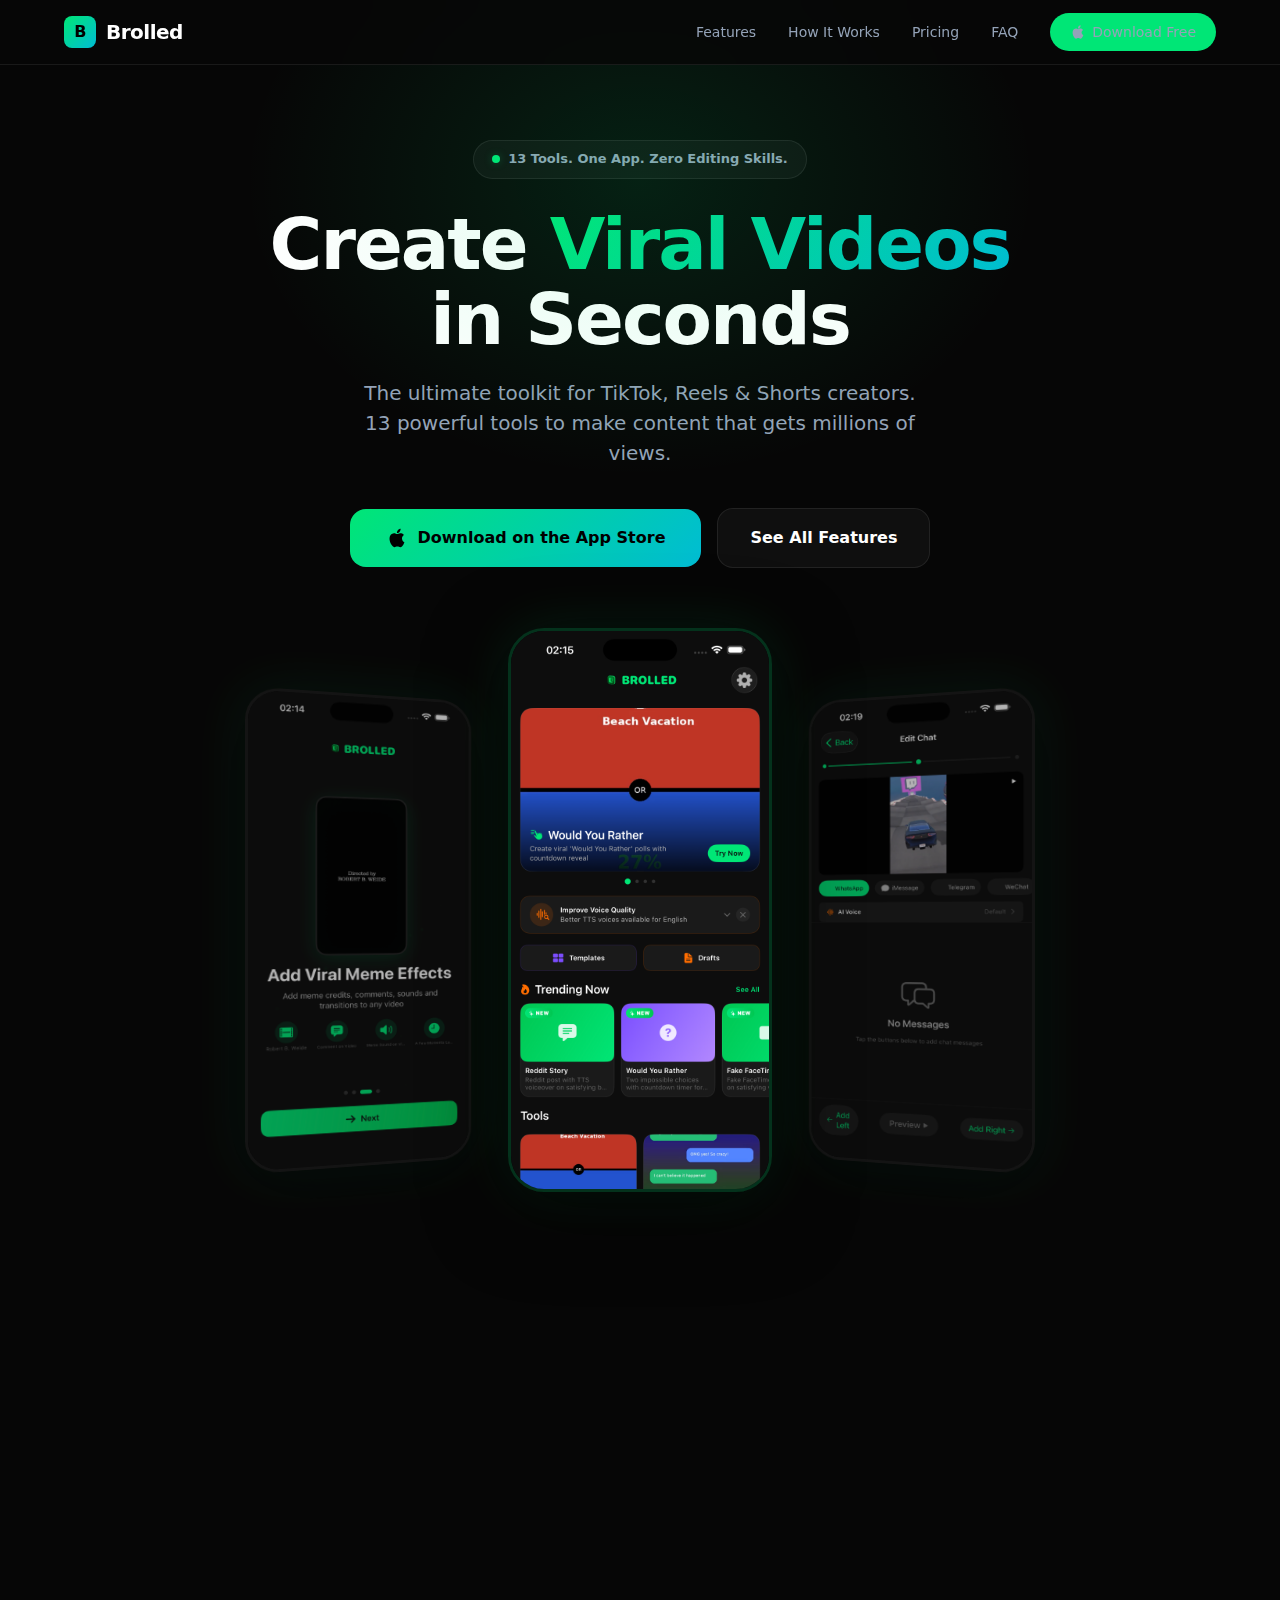
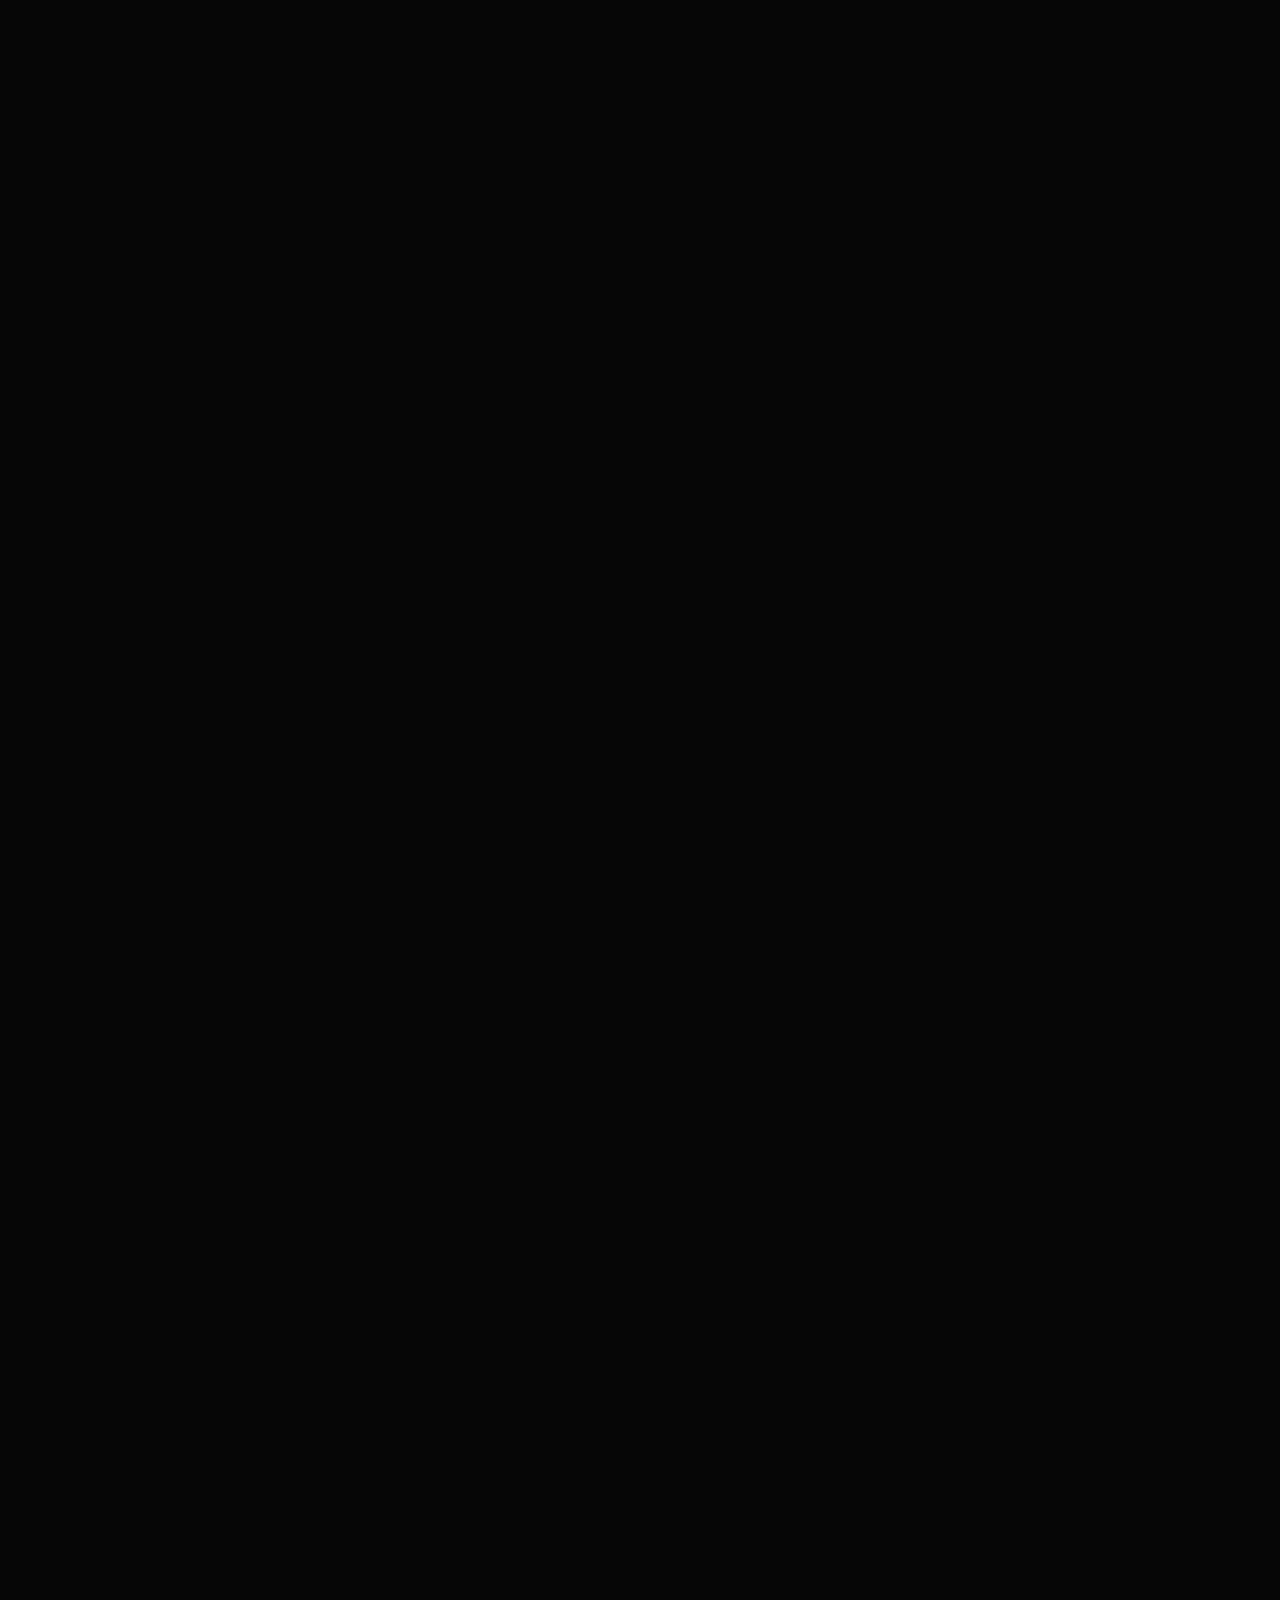
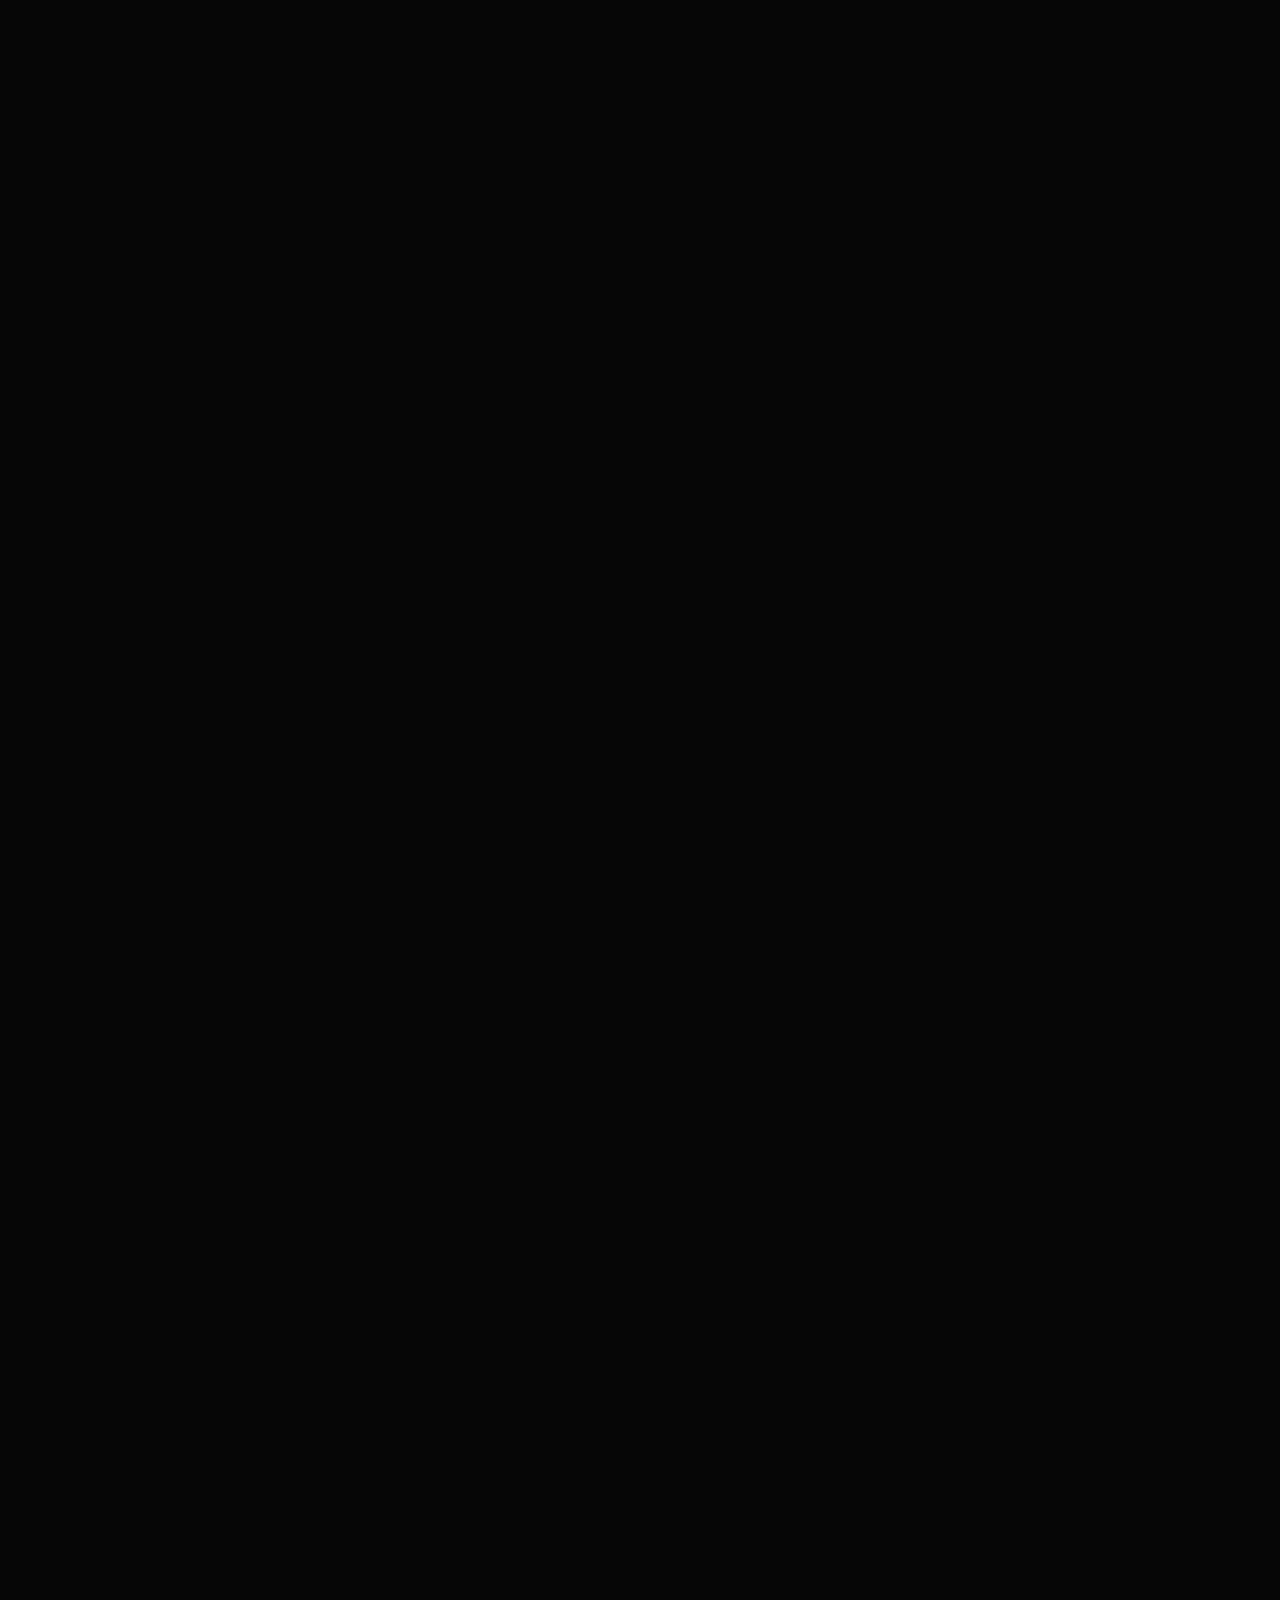
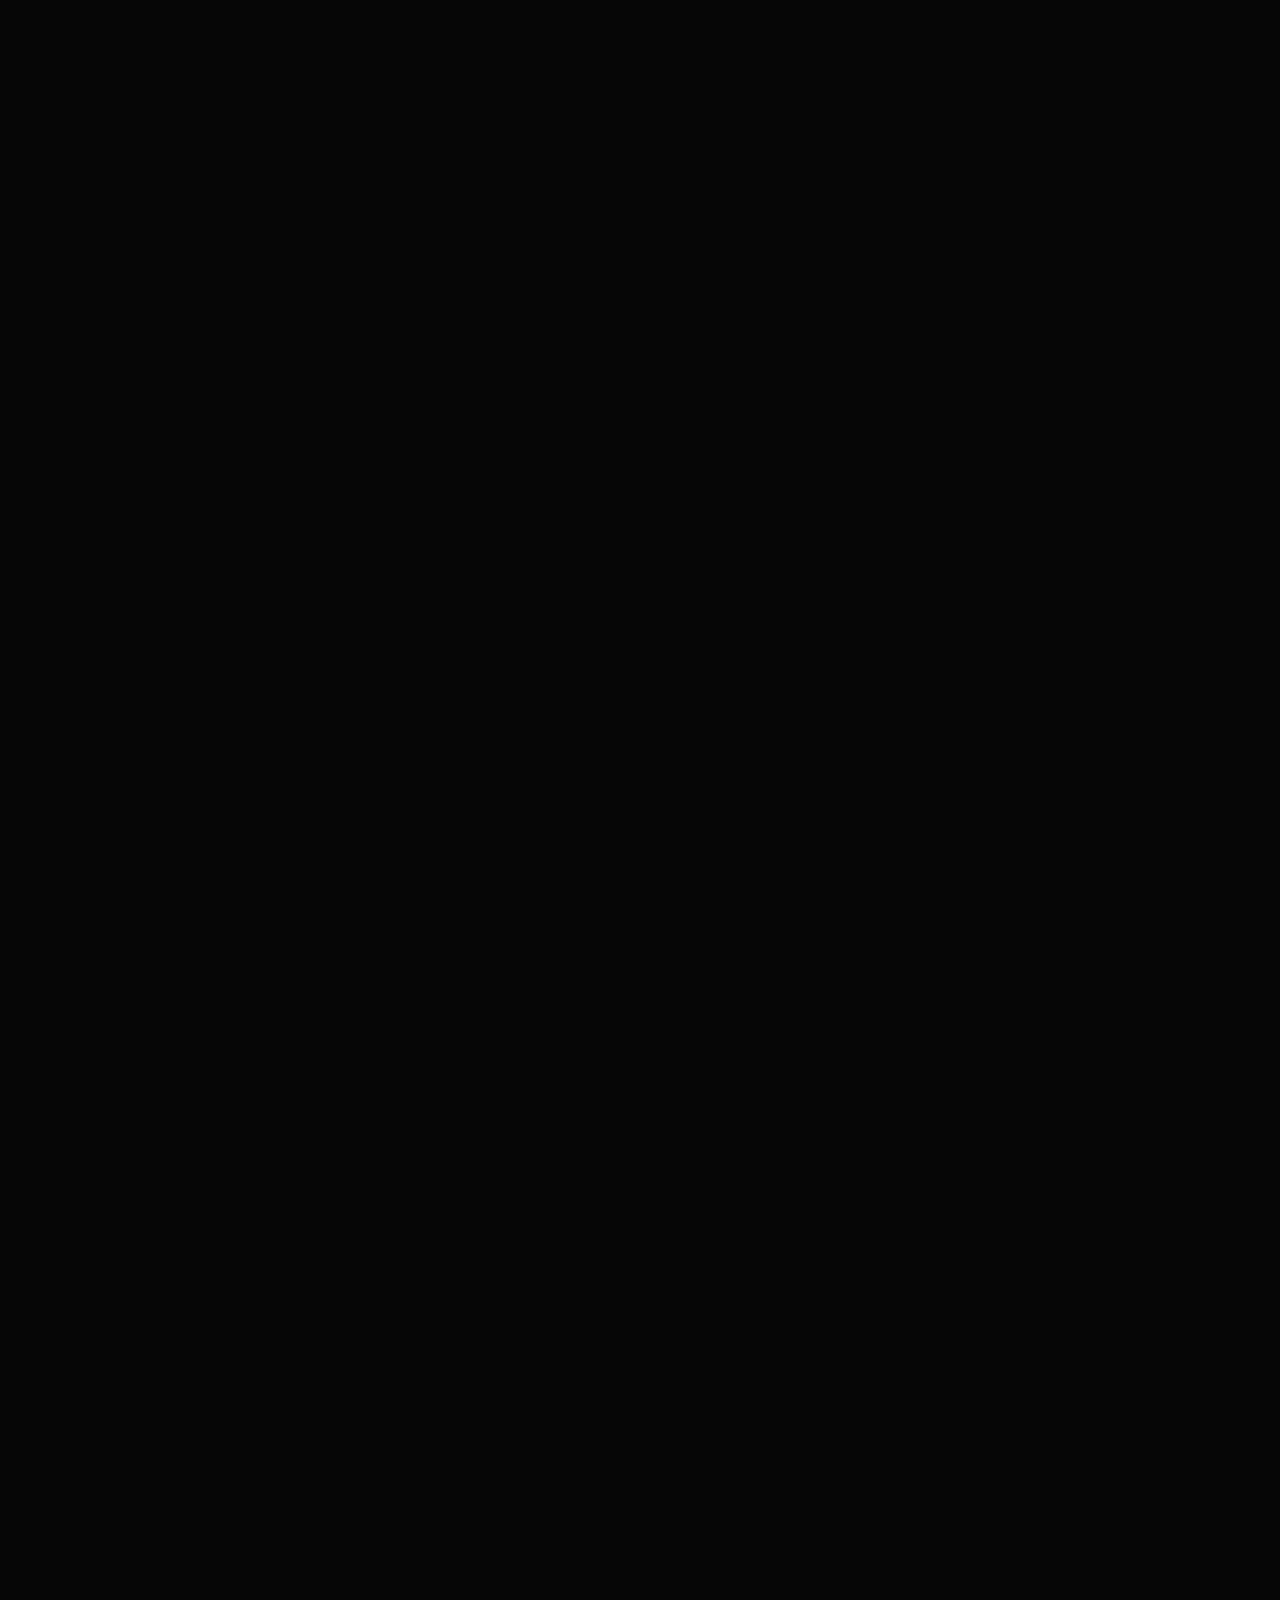
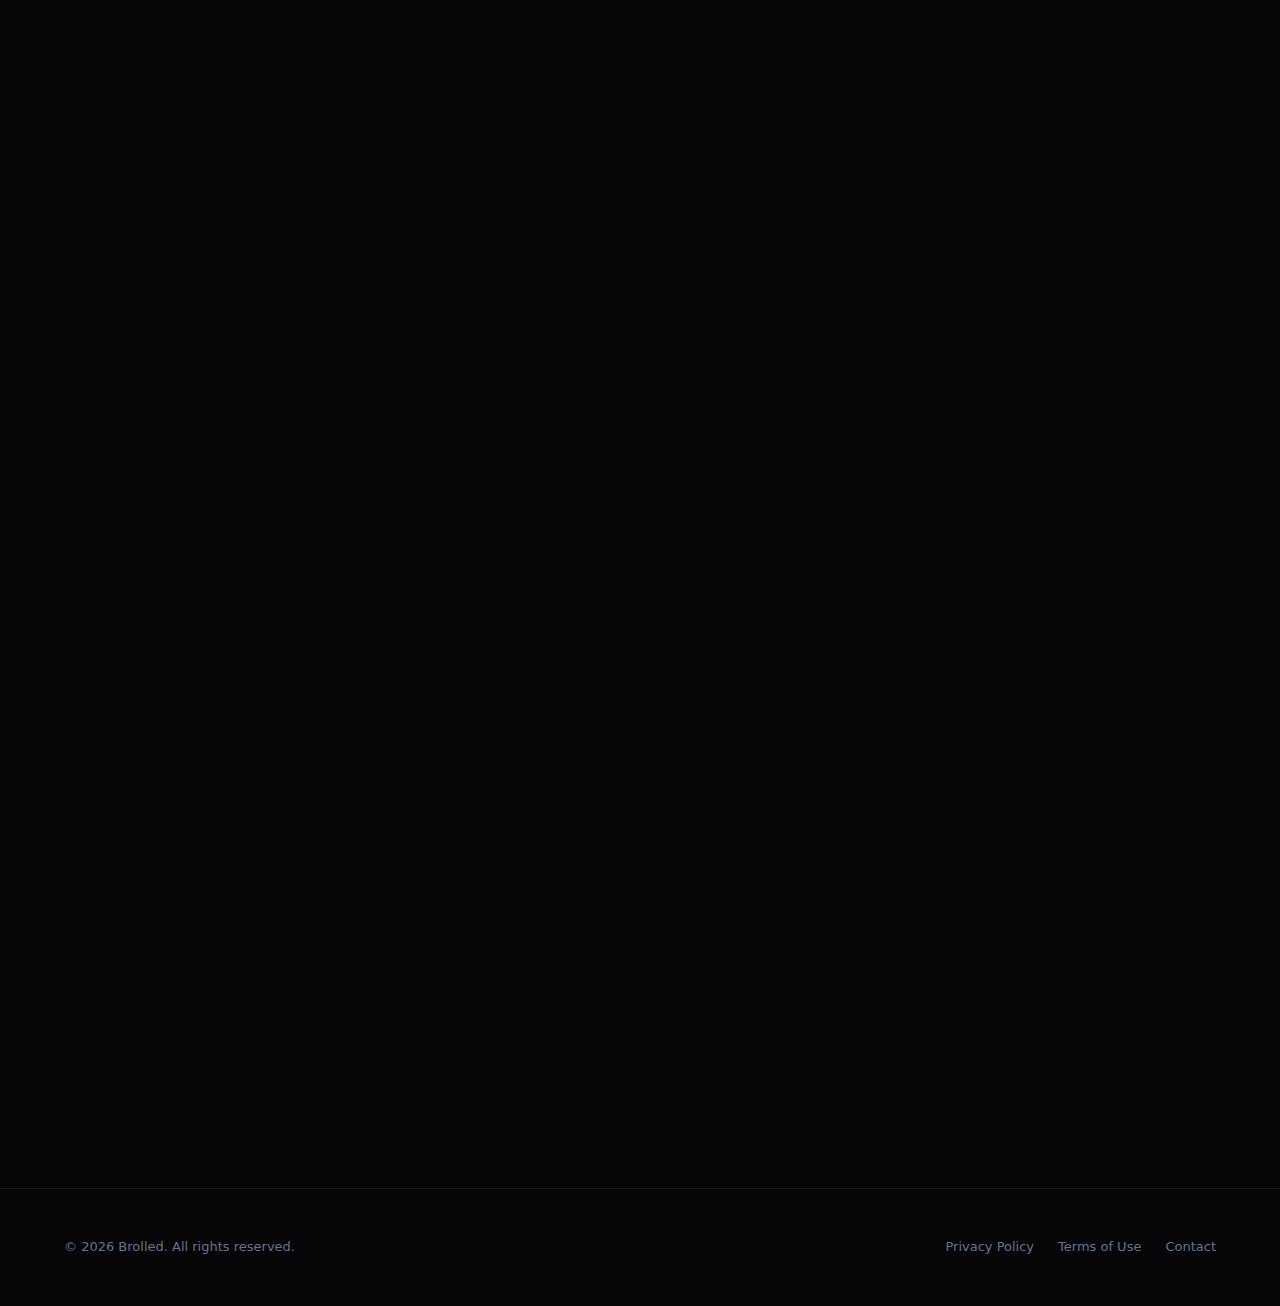
<file: index.html>
<!DOCTYPE html>
<html lang="en">
<head>
<meta charset="UTF-8">
<meta name="viewport" content="width=device-width, initial-scale=1.0">
<title>Brolled — 13 Viral Video Tools in One App</title>
<meta name="description" content="Create viral TikTok, Reels & Shorts videos in seconds. 13 tools: Would You Rather polls, fake chat stories, Robert B. Weide meme, AI quiz, karaoke subtitles & more.">
<meta name="keywords" content="viral video maker, meme maker, TikTok tool, chat story, Would You Rather, Robert B Weide, AI quiz video, karaoke subtitles, meme sounds">
<meta property="og:title" content="Brolled — 13 Viral Video Tools in One App">
<meta property="og:description" content="Create viral TikTok, Reels & Shorts videos in seconds. No editing skills needed.">
<meta property="og:type" content="website">
<meta property="og:url" content="https://brolled.com">
<link rel="canonical" href="https://brolled.com">

<!-- Favicon -->
<link rel="icon" type="image/png" href="assets/favicon.png">

<style>
/* ═══════════════════════════════════════
   RESET & VARIABLES
   ═══════════════════════════════════════ */
:root {
  --bg: #060606;
  --bg-surface: #0d0d0d;
  --bg-card: rgba(255,255,255,0.04);
  --border: rgba(255,255,255,0.08);
  --green: #00E676;
  --green-dim: rgba(0,230,118,0.12);
  --green-glow: rgba(0,230,118,0.25);
  --cyan: #00BCD4;
  --violet: #BB86FC;
  --pink: #FF4081;
  --amber: #FFB300;
  --text: #FFFFFF;
  --text-secondary: #94A3B8;
  --text-tertiary: #64748B;
  --max-w: 1200px;
  --section-py: clamp(80px, 10vw, 140px);
}

*, *::before, *::after { margin: 0; padding: 0; box-sizing: border-box; }

html { scroll-behavior: smooth; -webkit-text-size-adjust: 100%; }

body {
  background: var(--bg);
  color: var(--text);
  font-family: -apple-system, 'SF Pro Display', 'Inter', 'Helvetica Neue', system-ui, sans-serif;
  line-height: 1.6;
  overflow-x: hidden;
  -webkit-font-smoothing: antialiased;
}

a { color: inherit; text-decoration: none; }

img { max-width: 100%; display: block; }

.container { max-width: var(--max-w); margin: 0 auto; padding: 0 24px; }

/* ═══════════════════════════════════════
   NAVIGATION
   ═══════════════════════════════════════ */
.nav {
  position: fixed; top: 0; left: 0; right: 0; z-index: 100;
  background: rgba(6,6,6,0.8);
  backdrop-filter: blur(20px); -webkit-backdrop-filter: blur(20px);
  border-bottom: 1px solid var(--border);
}
.nav-inner {
  max-width: var(--max-w); margin: 0 auto; padding: 0 24px;
  display: flex; align-items: center; justify-content: space-between;
  height: 64px;
}
.nav-logo {
  display: flex; align-items: center; gap: 10px;
  font-size: 20px; font-weight: 800; letter-spacing: -0.5px;
}
.nav-logo .logo-icon {
  width: 32px; height: 32px; border-radius: 8px;
  background: linear-gradient(135deg, var(--green), var(--cyan));
  display: flex; align-items: center; justify-content: center;
  font-size: 16px; font-weight: 900; color: #000;
}
.nav-links { display: flex; align-items: center; gap: 32px; }
.nav-links a {
  font-size: 14px; font-weight: 500; color: var(--text-secondary);
  transition: color 0.2s;
}
.nav-links a:hover { color: var(--text); }
.nav-cta {
  padding: 8px 20px; border-radius: 100px; font-size: 13px; font-weight: 700;
  background: var(--green); color: #000; transition: all 0.2s;
  display: inline-flex; align-items: center; gap: 6px;
}
.nav-cta:hover { box-shadow: 0 0 24px var(--green-glow); transform: translateY(-1px); }

@media (max-width: 768px) {
  .nav-links { display: none; }
}

/* ═══════════════════════════════════════
   HERO
   ═══════════════════════════════════════ */
.hero {
  position: relative;
  padding: 140px 0 var(--section-py);
  text-align: center;
  overflow: hidden;
}

/* Ambient glow orbs */
.hero::before {
  content: '';
  position: absolute; top: -120px; left: 50%; transform: translateX(-50%);
  width: 800px; height: 600px;
  background: radial-gradient(ellipse, var(--green-dim) 0%, transparent 70%);
  pointer-events: none;
}

.hero-badge {
  display: inline-flex; align-items: center; gap: 8px;
  padding: 8px 18px; border-radius: 100px;
  background: var(--bg-card); border: 1px solid var(--border);
  font-size: 13px; font-weight: 600; color: var(--text-secondary);
  margin-bottom: 28px;
}
.hero-badge .dot {
  width: 8px; height: 8px; border-radius: 50%; background: var(--green);
  box-shadow: 0 0 8px var(--green-glow);
  animation: pulse 2s ease-in-out infinite;
}
@keyframes pulse {
  0%, 100% { opacity: 1; }
  50% { opacity: 0.4; }
}

.hero h1 {
  font-size: clamp(40px, 7vw, 72px);
  font-weight: 800;
  letter-spacing: -2px;
  line-height: 1.05;
  margin-bottom: 20px;
}
.hero h1 .gradient {
  background: linear-gradient(135deg, var(--green), var(--cyan));
  -webkit-background-clip: text; -webkit-text-fill-color: transparent;
}
.hero-sub {
  font-size: clamp(16px, 2.2vw, 20px);
  color: var(--text-secondary);
  max-width: 560px; margin: 0 auto 40px;
  line-height: 1.5;
}
.hero-ctas {
  display: flex; gap: 16px; justify-content: center; align-items: center;
  flex-wrap: wrap; margin-bottom: 60px;
}
.btn-primary {
  display: inline-flex; align-items: center; gap: 10px;
  padding: 16px 36px; border-radius: 16px;
  background: linear-gradient(135deg, var(--green), var(--cyan));
  color: #000; font-size: 16px; font-weight: 700;
  transition: all 0.3s; border: none; cursor: pointer;
}
.btn-primary:hover {
  box-shadow: 0 8px 40px var(--green-glow);
  transform: translateY(-2px);
}
.btn-primary svg { width: 22px; height: 22px; }
.btn-secondary {
  display: inline-flex; align-items: center; gap: 8px;
  padding: 16px 32px; border-radius: 16px;
  background: var(--bg-card); border: 1px solid var(--border);
  color: var(--text); font-size: 16px; font-weight: 600;
  transition: all 0.3s; cursor: pointer;
}
.btn-secondary:hover { border-color: rgba(255,255,255,0.2); background: rgba(255,255,255,0.08); }

/* Hero phone mockup */
.hero-phones {
  position: relative;
  display: flex; justify-content: center; align-items: flex-end; gap: 24px;
  max-width: 800px; margin: 0 auto;
  perspective: 1000px;
}
.phone-frame {
  width: 260px; border-radius: 36px;
  border: 3px solid rgba(255,255,255,0.08);
  overflow: hidden;
  box-shadow:
    0 20px 80px rgba(0,0,0,0.6),
    0 0 60px var(--green-dim);
  transition: transform 0.5s;
}
.phone-frame img { width: 100%; display: block; }
.phone-frame.center { width: 280px; z-index: 2; border-color: rgba(0,230,118,0.2); }
.phone-frame.left { transform: perspective(800px) rotateY(8deg) scale(0.9); opacity: 0.7; }
.phone-frame.right { transform: perspective(800px) rotateY(-8deg) scale(0.9); opacity: 0.7; }

@media (max-width: 640px) {
  .phone-frame.left, .phone-frame.right { display: none; }
  .phone-frame.center { width: 240px; }
}

/* ═══════════════════════════════════════
   TRUST BAR
   ═══════════════════════════════════════ */
.trust-bar {
  padding: 48px 0;
  border-top: 1px solid var(--border);
  border-bottom: 1px solid var(--border);
}
.trust-inner {
  display: flex; justify-content: center; align-items: center;
  gap: clamp(24px, 5vw, 64px); flex-wrap: wrap;
}
.trust-item {
  display: flex; flex-direction: column; align-items: center; gap: 6px;
}
.trust-value {
  font-size: 28px; font-weight: 800; letter-spacing: -1px;
  background: linear-gradient(135deg, var(--green), var(--cyan));
  -webkit-background-clip: text; -webkit-text-fill-color: transparent;
}
.trust-label { font-size: 13px; color: var(--text-tertiary); font-weight: 500; }

/* ═══════════════════════════════════════
   FEATURES GRID
   ═══════════════════════════════════════ */
.features {
  padding: var(--section-py) 0;
}
.section-label {
  display: inline-flex; align-items: center; gap: 8px;
  padding: 6px 14px; border-radius: 100px;
  background: var(--green-dim); border: 1px solid rgba(0,230,118,0.15);
  font-size: 12px; font-weight: 700; color: var(--green);
  text-transform: uppercase; letter-spacing: 1px;
  margin-bottom: 16px;
}
.section-title {
  font-size: clamp(32px, 5vw, 48px);
  font-weight: 800; letter-spacing: -1.5px;
  line-height: 1.1; margin-bottom: 16px;
}
.section-sub {
  font-size: 18px; color: var(--text-secondary);
  max-width: 520px; margin-bottom: 56px;
}
.features-grid {
  display: grid; grid-template-columns: repeat(auto-fill, minmax(340px, 1fr));
  gap: 20px;
}
.feature-card {
  padding: 32px;
  border-radius: 20px;
  background: var(--bg-card);
  border: 1px solid var(--border);
  transition: all 0.3s;
  position: relative;
  overflow: hidden;
}
.feature-card:hover {
  border-color: rgba(255,255,255,0.15);
  background: rgba(255,255,255,0.06);
  transform: translateY(-2px);
}
.feature-card .fc-icon {
  width: 48px; height: 48px; border-radius: 14px;
  display: flex; align-items: center; justify-content: center;
  font-size: 22px; margin-bottom: 20px;
}
.feature-card h3 {
  font-size: 18px; font-weight: 700; margin-bottom: 8px;
  letter-spacing: -0.3px;
}
.feature-card p {
  font-size: 14px; color: var(--text-secondary); line-height: 1.6;
}
.feature-card .fc-tag {
  display: inline-block;
  padding: 3px 10px; border-radius: 100px;
  font-size: 10px; font-weight: 700; text-transform: uppercase; letter-spacing: 0.5px;
  margin-bottom: 16px;
}

/* Color themes for cards */
.fc-green .fc-icon { background: var(--green-dim); }
.fc-green .fc-tag { background: var(--green-dim); color: var(--green); }
.fc-cyan .fc-icon { background: rgba(0,188,212,0.12); }
.fc-cyan .fc-tag { background: rgba(0,188,212,0.12); color: var(--cyan); }
.fc-amber .fc-icon { background: rgba(255,179,0,0.12); }
.fc-amber .fc-tag { background: rgba(255,179,0,0.12); color: var(--amber); }
.fc-violet .fc-icon { background: rgba(187,134,252,0.12); }
.fc-violet .fc-tag { background: rgba(187,134,252,0.12); color: var(--violet); }
.fc-pink .fc-icon { background: rgba(255,64,129,0.12); }
.fc-pink .fc-tag { background: rgba(255,64,129,0.12); color: var(--pink); }

/* ═══════════════════════════════════════
   SHOWCASE (Screenshot strip)
   ═══════════════════════════════════════ */
.showcase {
  padding: var(--section-py) 0;
  overflow: hidden;
}
.showcase-strip {
  display: flex; gap: 20px;
  animation: scroll-strip 40s linear infinite;
  width: max-content;
}
.showcase-strip:hover { animation-play-state: paused; }
.showcase-phone {
  width: 220px; flex-shrink: 0;
  border-radius: 28px; overflow: hidden;
  border: 2px solid var(--border);
  box-shadow: 0 12px 40px rgba(0,0,0,0.4);
  transition: all 0.3s;
}
.showcase-phone:hover {
  border-color: rgba(0,230,118,0.3);
  transform: scale(1.03);
}
.showcase-phone img { width: 100%; display: block; }

@keyframes scroll-strip {
  0% { transform: translateX(0); }
  100% { transform: translateX(-50%); }
}

/* ═══════════════════════════════════════
   HOW IT WORKS
   ═══════════════════════════════════════ */
.how-it-works { padding: var(--section-py) 0; }
.steps {
  display: grid; grid-template-columns: repeat(3, 1fr); gap: 32px;
  margin-top: 56px;
}
.step {
  text-align: center;
  padding: 40px 28px;
  border-radius: 20px;
  background: var(--bg-card);
  border: 1px solid var(--border);
}
.step-number {
  width: 56px; height: 56px; border-radius: 16px;
  display: flex; align-items: center; justify-content: center;
  font-size: 24px; font-weight: 800; margin: 0 auto 24px;
  background: var(--green-dim); color: var(--green);
  border: 1px solid rgba(0,230,118,0.15);
}
.step h3 { font-size: 20px; font-weight: 700; margin-bottom: 10px; }
.step p { font-size: 14px; color: var(--text-secondary); line-height: 1.6; }

@media (max-width: 768px) {
  .steps { grid-template-columns: 1fr; max-width: 420px; margin-left: auto; margin-right: auto; }
}

/* ═══════════════════════════════════════
   PRICING
   ═══════════════════════════════════════ */
.pricing { padding: var(--section-py) 0; }
.pricing-grid {
  display: grid; grid-template-columns: repeat(auto-fit, minmax(260px, 1fr));
  gap: 20px; margin-top: 56px; max-width: 900px;
}
.price-card {
  padding: 32px;
  border-radius: 20px;
  background: var(--bg-card);
  border: 1px solid var(--border);
  position: relative;
}
.price-card.popular {
  border-color: rgba(0,230,118,0.3);
  background: rgba(0,230,118,0.04);
}
.price-card.popular::before {
  content: 'BEST VALUE';
  position: absolute; top: -12px; right: 24px;
  padding: 4px 14px; border-radius: 100px;
  font-size: 10px; font-weight: 800;
  background: var(--green); color: #000;
}
.price-name {
  font-size: 14px; font-weight: 700; text-transform: uppercase;
  letter-spacing: 1px; color: var(--text-secondary);
  margin-bottom: 8px;
}
.price-amount {
  font-size: 40px; font-weight: 800; letter-spacing: -2px;
  margin-bottom: 4px;
}
.price-amount .period {
  font-size: 16px; font-weight: 500; color: var(--text-tertiary);
  letter-spacing: 0;
}
.price-detail {
  font-size: 13px; color: var(--text-tertiary);
  margin-bottom: 24px;
}
.price-features {
  list-style: none;
  display: flex; flex-direction: column; gap: 12px;
}
.price-features li {
  font-size: 14px; color: var(--text-secondary);
  display: flex; align-items: center; gap: 10px;
}
.price-features li::before {
  content: '\2713';
  display: flex; align-items: center; justify-content: center;
  width: 20px; height: 20px; border-radius: 6px;
  background: var(--green-dim); color: var(--green);
  font-size: 11px; font-weight: 700; flex-shrink: 0;
}

/* Credit packs row */
.credit-packs {
  display: flex; gap: 16px; margin-top: 32px; flex-wrap: wrap;
}
.credit-pack {
  flex: 1; min-width: 140px;
  padding: 20px; border-radius: 16px;
  background: var(--bg-card); border: 1px solid var(--border);
  text-align: center;
}
.credit-pack .cp-amount { font-size: 24px; font-weight: 800; }
.credit-pack .cp-label { font-size: 12px; color: var(--text-tertiary); margin-bottom: 8px; }
.credit-pack .cp-price { font-size: 16px; font-weight: 700; color: var(--green); }
.credit-pack .cp-tag {
  display: inline-block; margin-top: 8px;
  padding: 2px 10px; border-radius: 100px;
  font-size: 9px; font-weight: 800; text-transform: uppercase;
  background: var(--green-dim); color: var(--green);
}

/* ═══════════════════════════════════════
   FAQ
   ═══════════════════════════════════════ */
.faq { padding: var(--section-py) 0; }
.faq-list {
  max-width: 720px; margin-top: 56px;
  display: flex; flex-direction: column; gap: 12px;
}
.faq-item {
  border-radius: 16px;
  background: var(--bg-card);
  border: 1px solid var(--border);
  overflow: hidden;
}
.faq-q {
  padding: 20px 24px;
  font-size: 15px; font-weight: 600;
  cursor: pointer;
  display: flex; justify-content: space-between; align-items: center;
  transition: background 0.2s;
  user-select: none;
}
.faq-q:hover { background: rgba(255,255,255,0.04); }
.faq-q .arrow {
  font-size: 18px; color: var(--text-tertiary);
  transition: transform 0.3s;
}
.faq-item.open .faq-q .arrow { transform: rotate(45deg); }
.faq-a {
  max-height: 0; overflow: hidden;
  transition: max-height 0.3s ease, padding 0.3s ease;
}
.faq-item.open .faq-a {
  max-height: 300px;
  padding: 0 24px 20px;
}
.faq-a p {
  font-size: 14px; color: var(--text-secondary); line-height: 1.7;
}

/* ═══════════════════════════════════════
   FINAL CTA
   ═══════════════════════════════════════ */
.final-cta {
  padding: var(--section-py) 0;
  text-align: center;
  position: relative;
}
.final-cta::before {
  content: '';
  position: absolute; bottom: 0; left: 50%; transform: translateX(-50%);
  width: 600px; height: 400px;
  background: radial-gradient(ellipse, var(--green-dim) 0%, transparent 70%);
  pointer-events: none;
}
.final-cta h2 {
  font-size: clamp(32px, 5vw, 52px);
  font-weight: 800; letter-spacing: -1.5px;
  line-height: 1.1; margin-bottom: 16px;
  position: relative;
}
.final-cta p {
  font-size: 18px; color: var(--text-secondary);
  margin-bottom: 36px; position: relative;
}

/* ═══════════════════════════════════════
   FOOTER
   ═══════════════════════════════════════ */
.footer {
  border-top: 1px solid var(--border);
  padding: 48px 0;
}
.footer-inner {
  display: flex; justify-content: space-between; align-items: center;
  flex-wrap: wrap; gap: 24px;
}
.footer-copy { font-size: 13px; color: var(--text-tertiary); }
.footer-links { display: flex; gap: 24px; }
.footer-links a {
  font-size: 13px; color: var(--text-tertiary);
  transition: color 0.2s;
}
.footer-links a:hover { color: var(--text-secondary); }

/* ═══════════════════════════════════════
   UTILS
   ═══════════════════════════════════════ */
.text-center { text-align: center; }
.mx-auto { margin-left: auto; margin-right: auto; }

/* Fade in on scroll */
.reveal {
  opacity: 0; transform: translateY(30px);
  transition: opacity 0.6s ease, transform 0.6s ease;
}
.reveal.visible { opacity: 1; transform: translateY(0); }
</style>
</head>
<body>

<!-- ═══════════════ NAVIGATION ═══════════════ -->
<nav class="nav">
  <div class="nav-inner">
    <a href="#" class="nav-logo">
      <div class="logo-icon">B</div>
      Brolled
    </a>
    <div class="nav-links">
      <a href="#features">Features</a>
      <a href="#how-it-works">How It Works</a>
      <a href="#pricing">Pricing</a>
      <a href="#faq">FAQ</a>
      <a href="https://apps.apple.com/app/id6745027707" class="nav-cta" target="_blank" rel="noopener">
        <svg viewBox="0 0 24 24" fill="currentColor" width="16" height="16"><path d="M18.71 19.5c-.83 1.24-1.71 2.45-3.05 2.47-1.34.03-1.77-.79-3.29-.79-1.53 0-2 .77-3.27.82-1.31.05-2.3-1.32-3.14-2.53C4.25 17 2.94 12.45 4.7 9.39c.87-1.52 2.43-2.48 4.12-2.51 1.28-.02 2.5.87 3.29.87.78 0 2.26-1.07 3.8-.91.65.03 2.47.26 3.64 1.98-.09.06-2.17 1.28-2.15 3.81.03 3.02 2.65 4.03 2.68 4.04-.03.07-.42 1.44-1.38 2.83M13 3.5c.73-.83 1.94-1.46 2.94-1.5.13 1.17-.34 2.35-1.04 3.19-.69.85-1.83 1.51-2.95 1.42-.15-1.15.41-2.35 1.05-3.11z"/></svg>
        Download Free
      </a>
    </div>
  </div>
</nav>

<!-- ═══════════════ HERO ═══════════════ -->
<section class="hero">
  <div class="container">
    <div class="hero-badge">
      <span class="dot"></span>
      13 Tools. One App. Zero Editing Skills.
    </div>
    <h1>Create <span class="gradient">Viral Videos</span><br>in Seconds</h1>
    <p class="hero-sub">The ultimate toolkit for TikTok, Reels & Shorts creators. 13 powerful tools to make content that gets millions of views.</p>
    <div class="hero-ctas">
      <a href="https://apps.apple.com/app/id6745027707" class="btn-primary" target="_blank" rel="noopener">
        <svg viewBox="0 0 24 24" fill="currentColor" width="22" height="22"><path d="M18.71 19.5c-.83 1.24-1.71 2.45-3.05 2.47-1.34.03-1.77-.79-3.29-.79-1.53 0-2 .77-3.27.82-1.31.05-2.3-1.32-3.14-2.53C4.25 17 2.94 12.45 4.7 9.39c.87-1.52 2.43-2.48 4.12-2.51 1.28-.02 2.5.87 3.29.87.78 0 2.26-1.07 3.8-.91.65.03 2.47.26 3.64 1.98-.09.06-2.17 1.28-2.15 3.81.03 3.02 2.65 4.03 2.68 4.04-.03.07-.42 1.44-1.38 2.83M13 3.5c.73-.83 1.94-1.46 2.94-1.5.13 1.17-.34 2.35-1.04 3.19-.69.85-1.83 1.51-2.95 1.42-.15-1.15.41-2.35 1.05-3.11z"/></svg>
        Download on the App Store
      </a>
      <a href="#features" class="btn-secondary">See All Features</a>
    </div>

    <div class="hero-phones">
      <div class="phone-frame left"><img src="screenshots/2.png" alt="Meme Effects" loading="lazy"></div>
      <div class="phone-frame center"><img src="screenshots/1.png" alt="Brolled Home Screen" loading="eager"></div>
      <div class="phone-frame right"><img src="screenshots/3.png" alt="Chat Story Editor" loading="lazy"></div>
    </div>
  </div>
</section>

<!-- ═══════════════ TRUST BAR ═══════════════ -->
<section class="trust-bar reveal">
  <div class="container">
    <div class="trust-inner">
      <div class="trust-item">
        <div class="trust-value">13</div>
        <div class="trust-label">Video Tools</div>
      </div>
      <div class="trust-item">
        <div class="trust-value">100+</div>
        <div class="trust-label">Meme Sounds</div>
      </div>
      <div class="trust-item">
        <div class="trust-value">3</div>
        <div class="trust-label">Simple Steps</div>
      </div>
      <div class="trust-item">
        <div class="trust-value">12</div>
        <div class="trust-label">Languages</div>
      </div>
      <div class="trust-item">
        <div class="trust-value">Free</div>
        <div class="trust-label">To Start</div>
      </div>
    </div>
  </div>
</section>

<!-- ═══════════════ FEATURES ═══════════════ -->
<section class="features" id="features">
  <div class="container">
    <div class="section-label reveal">Features</div>
    <h2 class="section-title reveal">Everything You Need<br>to Go Viral</h2>
    <p class="section-sub reveal">13 tools designed for one thing: making content that blows up on social media.</p>

    <div class="features-grid">
      <div class="feature-card fc-pink reveal">
        <div class="fc-tag">Trending</div>
        <div class="fc-icon">🗳️</div>
        <h3>Would You Rather</h3>
        <p>Create viral TikTok-style poll videos with countdown timer and percentage reveal. The format everyone's obsessed with.</p>
      </div>

      <div class="feature-card fc-cyan reveal">
        <div class="fc-tag">Popular</div>
        <div class="fc-icon">💬</div>
        <h3>Texting Story + Video</h3>
        <p>Realistic fake chat conversations layered over any video. WhatsApp, iMessage, Telegram & WeChat — with AI Voice narration.</p>
      </div>

      <div class="feature-card fc-green reveal">
        <div class="fc-tag">Classic</div>
        <div class="fc-icon">📱</div>
        <h3>Texting Story</h3>
        <p>Build engaging fake chat story videos from scratch. Realistic typing indicators, message bubbles, and read receipts.</p>
      </div>

      <div class="feature-card fc-amber reveal">
        <div class="fc-tag">Legendary</div>
        <div class="fc-icon">🎬</div>
        <h3>Robert B. Weide</h3>
        <p>Add the iconic "Directed by Robert B. Weide" credits with the Curb Your Enthusiasm music. The meme that never gets old.</p>
      </div>

      <div class="feature-card fc-cyan reveal">
        <div class="fc-tag">Viral</div>
        <div class="fc-icon">🐦</div>
        <h3>Comment on Video</h3>
        <p>Overlay viral tweet-style comments on your clips. Add freeze frames with text-to-speech for maximum engagement.</p>
      </div>

      <div class="feature-card fc-violet reveal">
        <div class="fc-tag">100+ Sounds</div>
        <div class="fc-icon">🔊</div>
        <h3>Meme Sound on Video</h3>
        <p>Browse 100+ trending meme sound effects and place them at the perfect moment. Vine boom, sad violin, all the classics.</p>
      </div>

      <div class="feature-card fc-amber reveal">
        <div class="fc-tag">Classic</div>
        <div class="fc-icon">⏰</div>
        <h3>A Few Moments Later</h3>
        <p>Insert SpongeBob-style time transition cards between scenes. Everyone instantly recognizes these classic title cards.</p>
      </div>

      <div class="feature-card fc-violet reveal">
        <div class="fc-tag">AI Powered</div>
        <div class="fc-icon">🧠</div>
        <h3>AI Quiz Video</h3>
        <p>Create viral quiz videos with auto-generated questions, A/B/C/D options, countdown timer, and dramatic reveal.</p>
      </div>

      <div class="feature-card fc-green reveal">
        <div class="fc-tag">New</div>
        <div class="fc-icon">📐</div>
        <h3>Split Screen Reaction</h3>
        <p>React to videos with side-by-side split screen layout. Perfect for reaction content and comparison videos.</p>
      </div>

      <div class="feature-card fc-pink reveal">
        <div class="fc-tag">Music</div>
        <div class="fc-icon">🎵</div>
        <h3>Lyric Video Maker</h3>
        <p>Add beautiful animated lyrics over your videos. Perfect for music content and lyric video creation.</p>
      </div>

      <div class="feature-card fc-amber reveal">
        <div class="fc-tag">Fun</div>
        <div class="fc-icon">🔔</div>
        <h3>Fake Notification</h3>
        <p>Add fake iOS notification banners over your videos for comedy effect. Customize sender, message, and timing.</p>
      </div>

      <div class="feature-card fc-cyan reveal">
        <div class="fc-tag">Countdown</div>
        <div class="fc-icon">🏆</div>
        <h3>Top 5 Ranking</h3>
        <p>Create countdown ranking videos with 5 clips. Perfect for "Top 5" content that keeps viewers watching till the end.</p>
      </div>

      <div class="feature-card fc-violet reveal">
        <div class="fc-tag">New</div>
        <div class="fc-icon">🎤</div>
        <h3>Karaoke Video</h3>
        <p>Auto-transcribe speech and highlight words in sync — karaoke-style subtitles that make your videos pop.</p>
      </div>
    </div>
  </div>
</section>

<!-- ═══════════════ SHOWCASE STRIP ═══════════════ -->
<section class="showcase reveal">
  <div class="showcase-strip" id="showcaseStrip">
    <div class="showcase-phone"><img src="screenshots/1.png" alt="Home" loading="lazy"></div>
    <div class="showcase-phone"><img src="screenshots/2.png" alt="Meme" loading="lazy"></div>
    <div class="showcase-phone"><img src="screenshots/3.png" alt="Chat" loading="lazy"></div>
    <div class="showcase-phone"><img src="screenshots/4.png" alt="WYR" loading="lazy"></div>
    <div class="showcase-phone"><img src="screenshots/5.png" alt="Quiz" loading="lazy"></div>
    <div class="showcase-phone"><img src="screenshots/6.png" alt="Tools" loading="lazy"></div>
    <div class="showcase-phone"><img src="screenshots/7.png" alt="Browse" loading="lazy"></div>
    <div class="showcase-phone"><img src="screenshots/8.png" alt="Sounds" loading="lazy"></div>
    <div class="showcase-phone"><img src="screenshots/9.png" alt="Hero" loading="lazy"></div>
    <div class="showcase-phone"><img src="screenshots/10.png" alt="Pro" loading="lazy"></div>
    <!-- Duplicate for seamless loop -->
    <div class="showcase-phone"><img src="screenshots/1.png" alt="Home" loading="lazy"></div>
    <div class="showcase-phone"><img src="screenshots/2.png" alt="Meme" loading="lazy"></div>
    <div class="showcase-phone"><img src="screenshots/3.png" alt="Chat" loading="lazy"></div>
    <div class="showcase-phone"><img src="screenshots/4.png" alt="WYR" loading="lazy"></div>
    <div class="showcase-phone"><img src="screenshots/5.png" alt="Quiz" loading="lazy"></div>
    <div class="showcase-phone"><img src="screenshots/6.png" alt="Tools" loading="lazy"></div>
    <div class="showcase-phone"><img src="screenshots/7.png" alt="Browse" loading="lazy"></div>
    <div class="showcase-phone"><img src="screenshots/8.png" alt="Sounds" loading="lazy"></div>
    <div class="showcase-phone"><img src="screenshots/9.png" alt="Hero" loading="lazy"></div>
    <div class="showcase-phone"><img src="screenshots/10.png" alt="Pro" loading="lazy"></div>
  </div>
</section>

<!-- ═══════════════ HOW IT WORKS ═══════════════ -->
<section class="how-it-works" id="how-it-works">
  <div class="container">
    <div class="section-label reveal">How It Works</div>
    <h2 class="section-title reveal">3 Steps. That's It.</h2>
    <p class="section-sub reveal">No editing experience needed. If you can tap a button, you can make viral videos.</p>

    <div class="steps">
      <div class="step reveal">
        <div class="step-number">1</div>
        <h3>Pick a Tool</h3>
        <p>Browse 13 viral video formats and choose the one that fits your content idea.</p>
      </div>
      <div class="step reveal">
        <div class="step-number">2</div>
        <h3>Add Your Content</h3>
        <p>Drop in your video, photos, or text. Customize sounds, timing, and style.</p>
      </div>
      <div class="step reveal">
        <div class="step-number">3</div>
        <h3>Export & Share</h3>
        <p>One tap to export. Post directly to TikTok, Instagram Reels, or YouTube Shorts.</p>
      </div>
    </div>
  </div>
</section>

<!-- ═══════════════ PRICING ═══════════════ -->
<section class="pricing" id="pricing">
  <div class="container">
    <div class="section-label reveal">Pricing</div>
    <h2 class="section-title reveal">Start Free. Go Pro<br>When You're Ready.</h2>
    <p class="section-sub reveal">3 free credits to start. Upgrade for unlimited exports with no watermark.</p>

    <div class="pricing-grid">
      <div class="price-card reveal">
        <div class="price-name">Free</div>
        <div class="price-amount">$0 <span class="period">forever</span></div>
        <div class="price-detail">3 credits included</div>
        <ul class="price-features">
          <li>All 13 tools unlocked</li>
          <li>3 free exports</li>
          <li>SD quality</li>
          <li>Brolled watermark</li>
          <li>Buy more credits anytime</li>
        </ul>
      </div>

      <div class="price-card popular reveal">
        <div class="price-name">Annual</div>
        <div class="price-amount">$29.99 <span class="period">/year</span></div>
        <div class="price-detail">$0.58/week &middot; 7-day free trial</div>
        <ul class="price-features">
          <li>Unlimited exports</li>
          <li>No watermark</li>
          <li>HD quality</li>
          <li>Premium effects</li>
          <li>Priority rendering</li>
        </ul>
      </div>

      <div class="price-card reveal">
        <div class="price-name">Monthly</div>
        <div class="price-amount">$9.99 <span class="period">/month</span></div>
        <div class="price-detail">7-day free trial</div>
        <ul class="price-features">
          <li>Unlimited exports</li>
          <li>No watermark</li>
          <li>HD quality</li>
          <li>Premium effects</li>
          <li>Priority rendering</li>
        </ul>
      </div>
    </div>

    <div class="text-center reveal" style="margin-top: 48px;">
      <p style="font-size: 14px; color: var(--text-tertiary); margin-bottom: 16px;">Or pay per export:</p>
      <div class="credit-packs mx-auto" style="max-width: 560px;">
        <div class="credit-pack">
          <div class="cp-amount">10</div>
          <div class="cp-label">credits</div>
          <div class="cp-price">$0.99</div>
        </div>
        <div class="credit-pack">
          <div class="cp-amount">30</div>
          <div class="cp-label">credits</div>
          <div class="cp-price">$1.99</div>
          <div class="cp-tag">Popular</div>
        </div>
        <div class="credit-pack">
          <div class="cp-amount">100</div>
          <div class="cp-label">credits</div>
          <div class="cp-price">$4.99</div>
          <div class="cp-tag">Best Value</div>
        </div>
      </div>
    </div>
  </div>
</section>

<!-- ═══════════════ FAQ ═══════════════ -->
<section class="faq" id="faq">
  <div class="container">
    <div class="section-label reveal">FAQ</div>
    <h2 class="section-title reveal">Got Questions?</h2>
    <p class="section-sub reveal">Here are the answers to the most common ones.</p>

    <div class="faq-list">
      <div class="faq-item reveal">
        <div class="faq-q" onclick="this.parentElement.classList.toggle('open')">
          Is Brolled really free to use?
          <span class="arrow">+</span>
        </div>
        <div class="faq-a"><p>Yes! You get 3 free credits when you download, and all 13 tools are unlocked from day one. You can buy more credits or subscribe for unlimited exports.</p></div>
      </div>

      <div class="faq-item reveal">
        <div class="faq-q" onclick="this.parentElement.classList.toggle('open')">
          What's the difference between credits and subscription?
          <span class="arrow">+</span>
        </div>
        <div class="faq-a"><p>Credits are pay-per-export: 1 credit = 1 video export. A subscription gives you unlimited exports, HD quality, no watermark, and priority rendering. Both are available inside the app.</p></div>
      </div>

      <div class="faq-item reveal">
        <div class="faq-q" onclick="this.parentElement.classList.toggle('open')">
          Can I cancel my subscription anytime?
          <span class="arrow">+</span>
        </div>
        <div class="faq-a"><p>Absolutely. Both Annual and Monthly plans come with a 7-day free trial. Cancel anytime through your Apple ID settings — no questions asked.</p></div>
      </div>

      <div class="faq-item reveal">
        <div class="faq-q" onclick="this.parentElement.classList.toggle('open')">
          Do I need video editing experience?
          <span class="arrow">+</span>
        </div>
        <div class="faq-a"><p>Not at all. Brolled is designed for everyone. Pick a tool, add your content, tap export. That's it. No timeline editing, no complex UI — just 3 simple steps.</p></div>
      </div>

      <div class="faq-item reveal">
        <div class="faq-q" onclick="this.parentElement.classList.toggle('open')">
          What languages does Brolled support?
          <span class="arrow">+</span>
        </div>
        <div class="faq-a"><p>Brolled supports 12 languages: English, German, Spanish, French, Italian, Polish, Portuguese, Turkish, Russian, Japanese, Chinese (Simplified), and Korean.</p></div>
      </div>

      <div class="faq-item reveal">
        <div class="faq-q" onclick="this.parentElement.classList.toggle('open')">
          What's the Karaoke Video feature?
          <span class="arrow">+</span>
        </div>
        <div class="faq-a"><p>Karaoke Video automatically transcribes the speech in your video using AI, then highlights each word in sync with the audio — just like karaoke subtitles. Great for making your content more engaging and accessible.</p></div>
      </div>
    </div>
  </div>
</section>

<!-- ═══════════════ FINAL CTA ═══════════════ -->
<section class="final-cta reveal">
  <div class="container">
    <h2>Ready to <span class="gradient">Go Viral</span>?</h2>
    <p>Download Brolled and start creating content that gets millions of views.</p>
    <a href="https://apps.apple.com/app/id6745027707" class="btn-primary" target="_blank" rel="noopener">
      <svg viewBox="0 0 24 24" fill="currentColor" width="22" height="22"><path d="M18.71 19.5c-.83 1.24-1.71 2.45-3.05 2.47-1.34.03-1.77-.79-3.29-.79-1.53 0-2 .77-3.27.82-1.31.05-2.3-1.32-3.14-2.53C4.25 17 2.94 12.45 4.7 9.39c.87-1.52 2.43-2.48 4.12-2.51 1.28-.02 2.5.87 3.29.87.78 0 2.26-1.07 3.8-.91.65.03 2.47.26 3.64 1.98-.09.06-2.17 1.28-2.15 3.81.03 3.02 2.65 4.03 2.68 4.04-.03.07-.42 1.44-1.38 2.83M13 3.5c.73-.83 1.94-1.46 2.94-1.5.13 1.17-.34 2.35-1.04 3.19-.69.85-1.83 1.51-2.95 1.42-.15-1.15.41-2.35 1.05-3.11z"/></svg>
      Download Free on the App Store
    </a>
  </div>
</section>

<!-- ═══════════════ FOOTER ═══════════════ -->
<footer class="footer">
  <div class="container">
    <div class="footer-inner">
      <div class="footer-copy">&copy; 2026 Brolled. All rights reserved.</div>
      <div class="footer-links">
        <a href="privacy.html">Privacy Policy</a>
        <a href="terms.html">Terms of Use</a>
        <a href="mailto:brolledapp@gmail.com">Contact</a>
      </div>
    </div>
  </div>
</footer>

<!-- ═══════════════ SCRIPTS ═══════════════ -->
<script>
// Reveal on scroll
const observer = new IntersectionObserver((entries) => {
  entries.forEach(entry => {
    if (entry.isIntersecting) {
      entry.target.classList.add('visible');
    }
  });
}, { threshold: 0.1, rootMargin: '0px 0px -40px 0px' });

document.querySelectorAll('.reveal').forEach(el => observer.observe(el));

// Smooth scroll for nav links
document.querySelectorAll('a[href^="#"]').forEach(a => {
  a.addEventListener('click', e => {
    e.preventDefault();
    const target = document.querySelector(a.getAttribute('href'));
    if (target) target.scrollIntoView({ behavior: 'smooth', block: 'start' });
  });
});
</script>

</body>
</html>
</file>
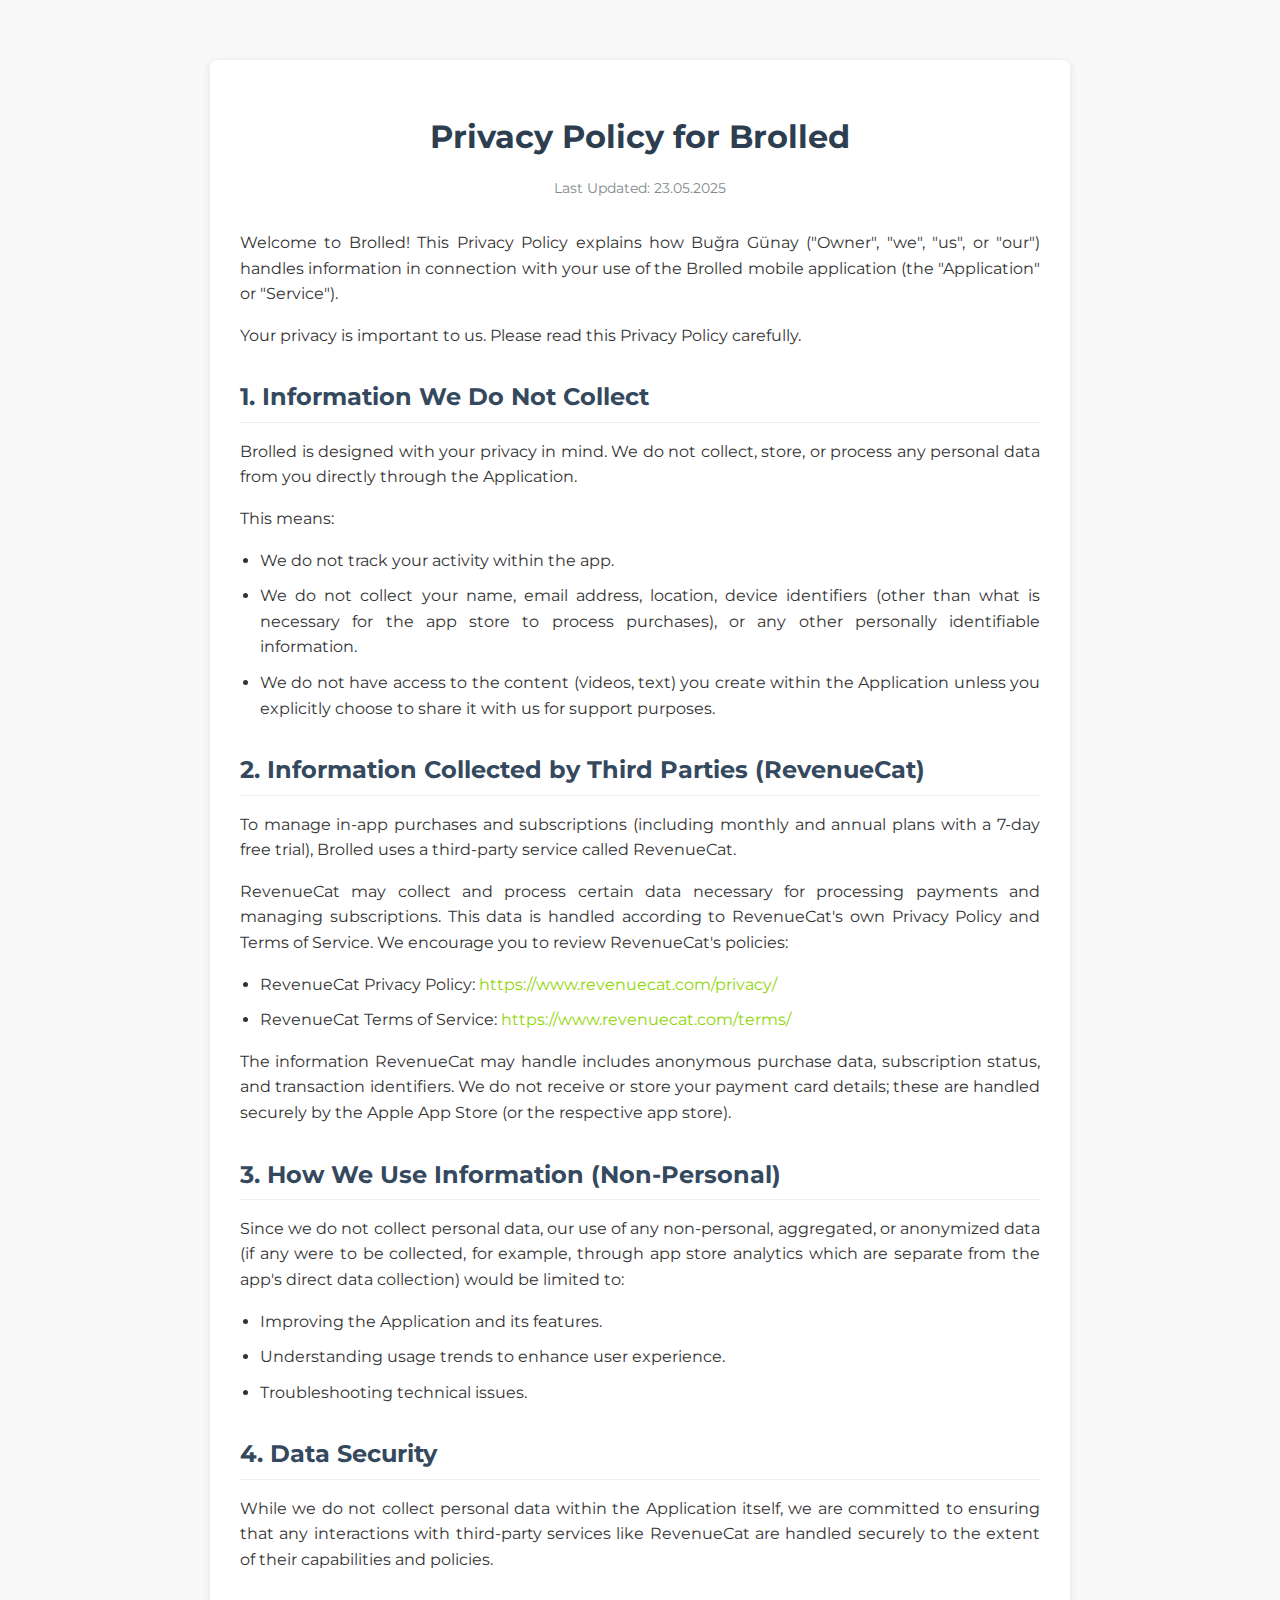
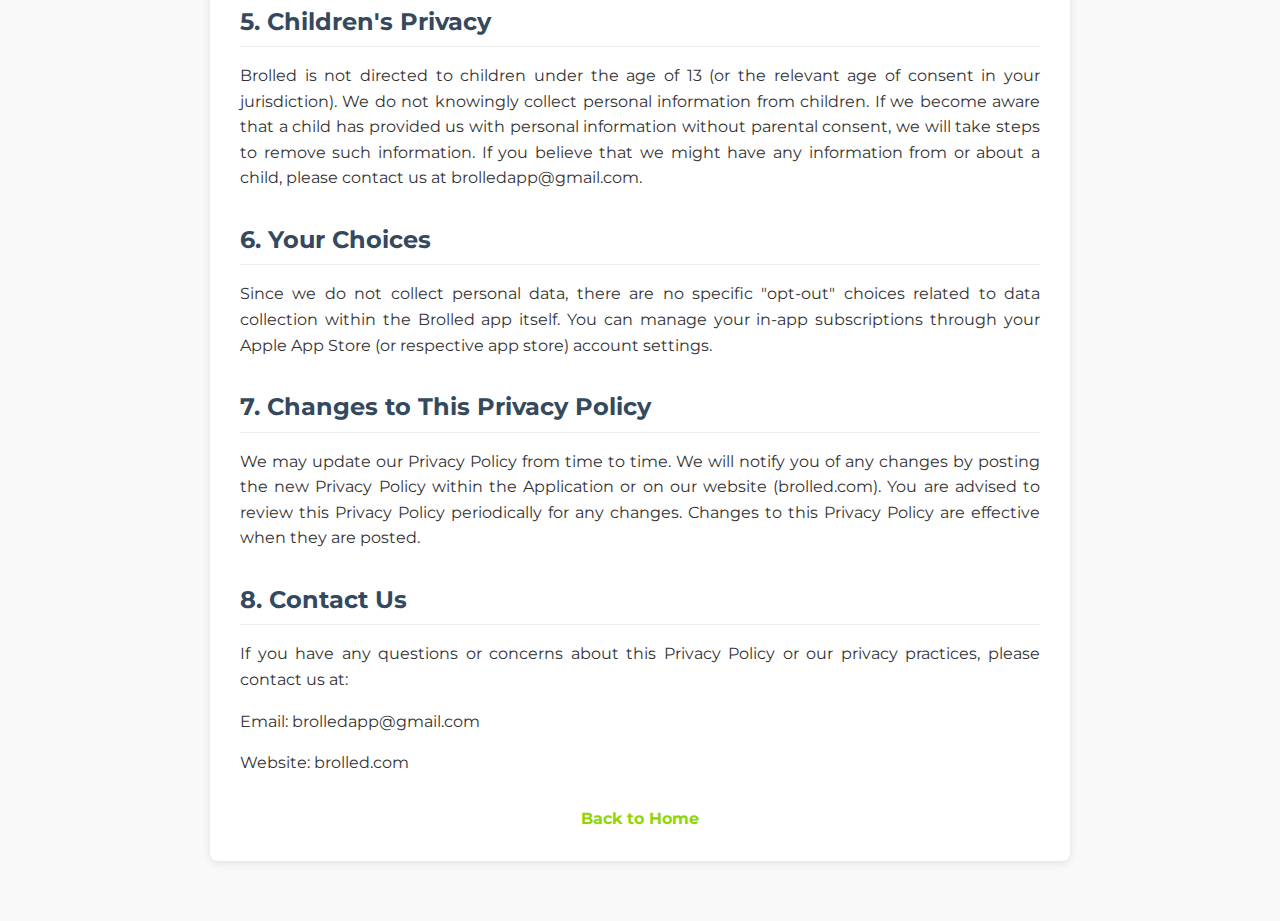
<file: privacy.html>
<!DOCTYPE html>
<html lang="en">
<head>
    <meta charset="UTF-8">
    <meta name="viewport" content="width=device-width, initial-scale=1.0">
    <meta name="robots" content="noindex, follow">
    <title>Brolled - Privacy Policy</title>
    <link rel="stylesheet" href="style.css">
    <link rel="icon" type="image/png" sizes="32x32" href="hub/favicon-32x32.png">
    <link rel="icon" type="image/png" sizes="16x16" href="hub/favicon-16x16.png">
    <link rel="apple-touch-icon" sizes="180x180" href="hub/apple-touch-icon.png">
    <link rel="icon" type="image/x-icon" href="hub/favicon.ico">
    <link href="https://fonts.googleapis.com/css2?family=Montserrat:wght@400;600&display=swap" rel="stylesheet">
    <style>
        body {
            font-family: 'Montserrat', sans-serif;
            line-height: 1.6;
            color: #333;
            background-color: #f9f9f9;
            padding: 20px;
        }
        .container {
            max-width: 800px;
            margin: 40px auto;
            background-color: #fff;
            padding: 30px;
            border-radius: 8px;
            box-shadow: 0 2px 10px rgba(0,0,0,0.1);
        }
        h1 {
            text-align: center;
            color: #2c3e50;
            margin-bottom: 10px;
        }
        h2 {
            color: #34495e;
            margin-top: 30px;
            margin-bottom: 10px;
            border-bottom: 1px solid #eee;
            padding-bottom: 5px;
        }
        p, li {
            margin-bottom: 10px;
            text-align: justify;
        }
        ul {
            padding-left: 20px;
        }
        .last-updated {
            text-align: center;
            color: #7f8c8d;
            margin-bottom: 30px;
            font-size: 0.9em;
        }
        a {
            color: #90d604;
        }
        a:hover {
            text-decoration: underline;
        }
        .back-link {
            display: block;
            text-align: center;
            margin-top: 30px;
            font-weight: bold;
        }
    </style>
</head>
<body>
    <div class="container">
        <h1>Privacy Policy for Brolled</h1>
        <p class="last-updated">Last Updated: 23.05.2025</p>

        <p>Welcome to Brolled! This Privacy Policy explains how Buğra Günay ("Owner", "we", "us", or "our") handles information in connection with your use of the Brolled mobile application (the "Application" or "Service").</p>
        <p>Your privacy is important to us. Please read this Privacy Policy carefully.</p>

        <h2>1. Information We Do Not Collect</h2>
        <p>Brolled is designed with your privacy in mind. We do not collect, store, or process any personal data from you directly through the Application.</p>
        <p>This means:</p>
        <ul>
            <li>We do not track your activity within the app.</li>
            <li>We do not collect your name, email address, location, device identifiers (other than what is necessary for the app store to process purchases), or any other personally identifiable information.</li>
            <li>We do not have access to the content (videos, text) you create within the Application unless you explicitly choose to share it with us for support purposes.</li>
        </ul>

        <h2>2. Information Collected by Third Parties (RevenueCat)</h2>
        <p>To manage in-app purchases and subscriptions (including monthly and annual plans with a 7-day free trial), Brolled uses a third-party service called RevenueCat.</p>
        <p>RevenueCat may collect and process certain data necessary for processing payments and managing subscriptions. This data is handled according to RevenueCat's own Privacy Policy and Terms of Service. We encourage you to review RevenueCat's policies:</p>
        <ul>
            <li>RevenueCat Privacy Policy: <a href="https://www.revenuecat.com/privacy/" target="_blank">https://www.revenuecat.com/privacy/</a></li>
            <li>RevenueCat Terms of Service: <a href="https://www.revenuecat.com/terms/" target="_blank">https://www.revenuecat.com/terms/</a></li>
        </ul>
        <p>The information RevenueCat may handle includes anonymous purchase data, subscription status, and transaction identifiers. We do not receive or store your payment card details; these are handled securely by the Apple App Store (or the respective app store).</p>

        <h2>3. How We Use Information (Non-Personal)</h2>
        <p>Since we do not collect personal data, our use of any non-personal, aggregated, or anonymized data (if any were to be collected, for example, through app store analytics which are separate from the app's direct data collection) would be limited to:</p>
        <ul>
            <li>Improving the Application and its features.</li>
            <li>Understanding usage trends to enhance user experience.</li>
            <li>Troubleshooting technical issues.</li>
        </ul>

        <h2>4. Data Security</h2>
        <p>While we do not collect personal data within the Application itself, we are committed to ensuring that any interactions with third-party services like RevenueCat are handled securely to the extent of their capabilities and policies.</p>

        <h2>5. Children's Privacy</h2>
        <p>Brolled is not directed to children under the age of 13 (or the relevant age of consent in your jurisdiction). We do not knowingly collect personal information from children. If we become aware that a child has provided us with personal information without parental consent, we will take steps to remove such information. If you believe that we might have any information from or about a child, please contact us at brolledapp@gmail.com.</p>

        <h2>6. Your Choices</h2>
        <p>Since we do not collect personal data, there are no specific "opt-out" choices related to data collection within the Brolled app itself. You can manage your in-app subscriptions through your Apple App Store (or respective app store) account settings.</p>

        <h2>7. Changes to This Privacy Policy</h2>
        <p>We may update our Privacy Policy from time to time. We will notify you of any changes by posting the new Privacy Policy within the Application or on our website (brolled.com). You are advised to review this Privacy Policy periodically for any changes. Changes to this Privacy Policy are effective when they are posted.</p>

        <h2>8. Contact Us</h2>
        <p>If you have any questions or concerns about this Privacy Policy or our privacy practices, please contact us at:</p>
        <p>Email: brolledapp@gmail.com</p>
        <p>Website: brolled.com</p>

        <a href="index.html" class="back-link">Back to Home</a>
    </div>
</body>
</html>
</file>
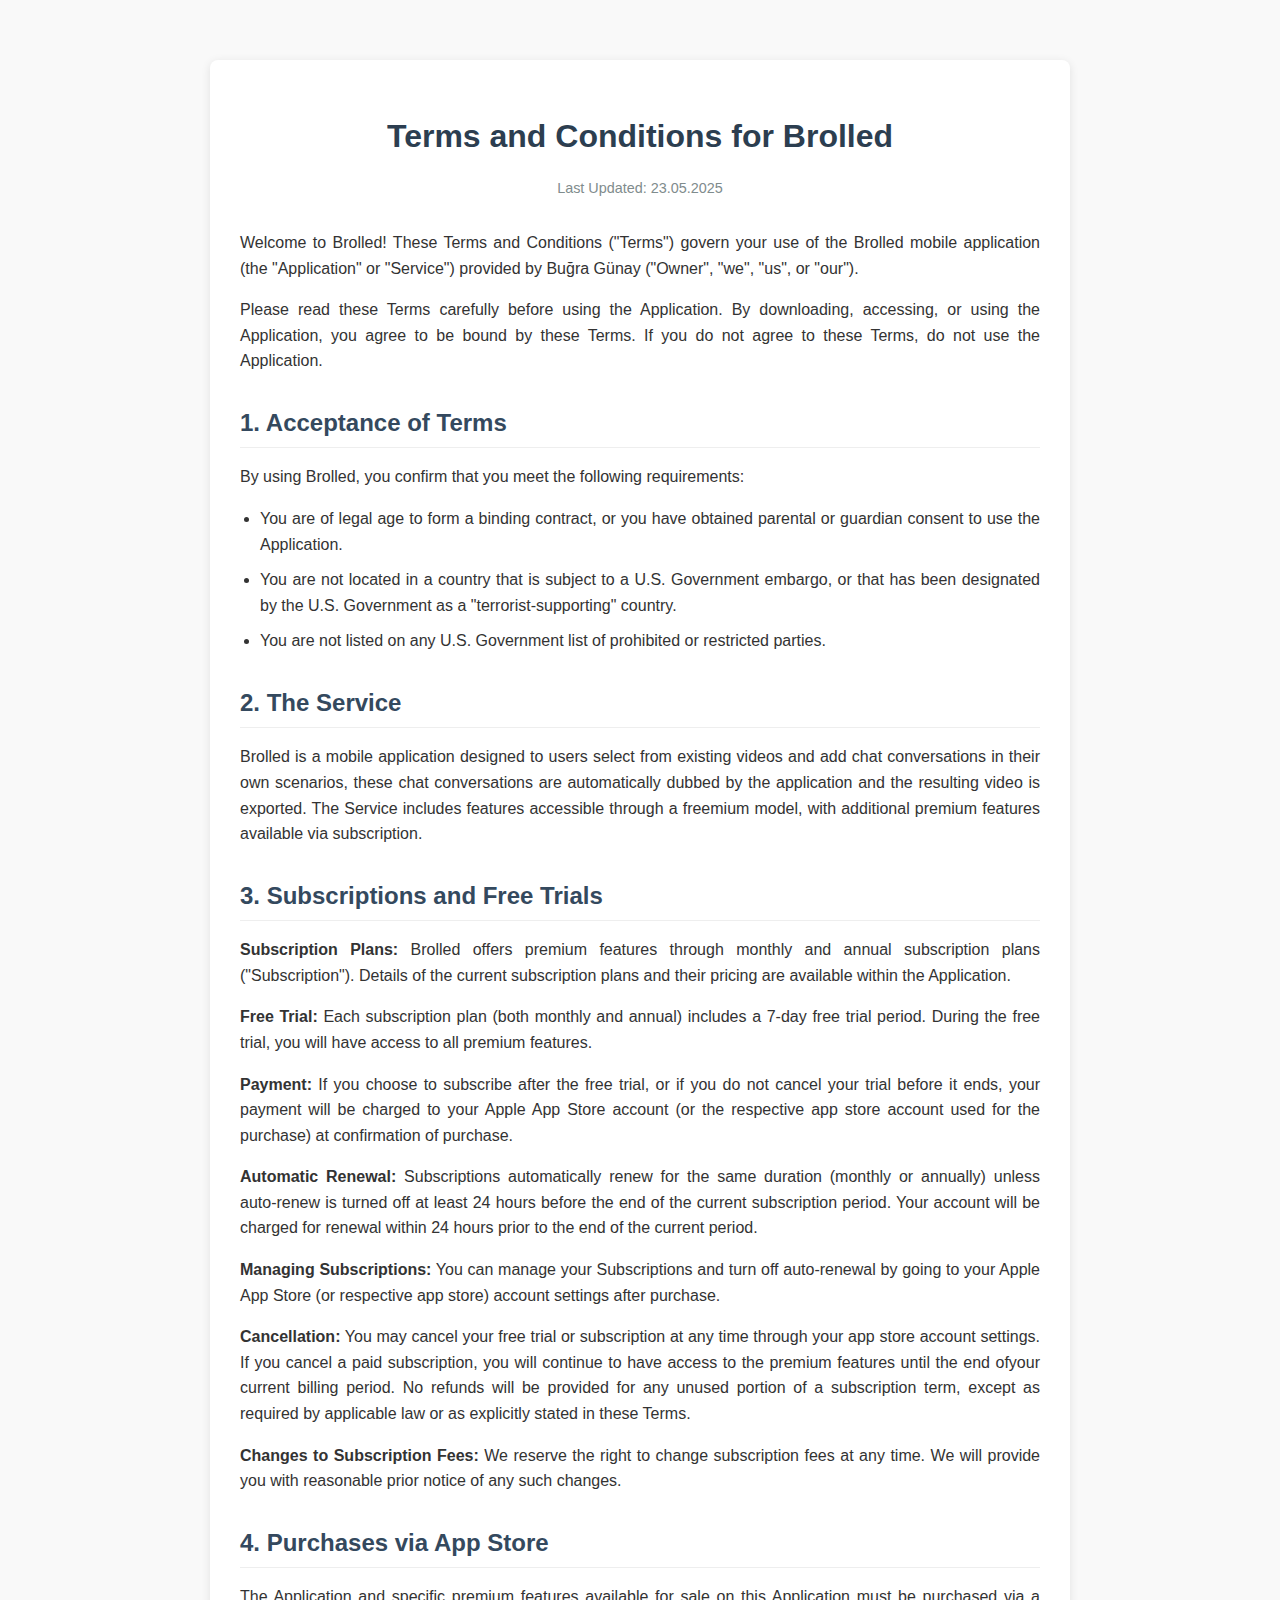
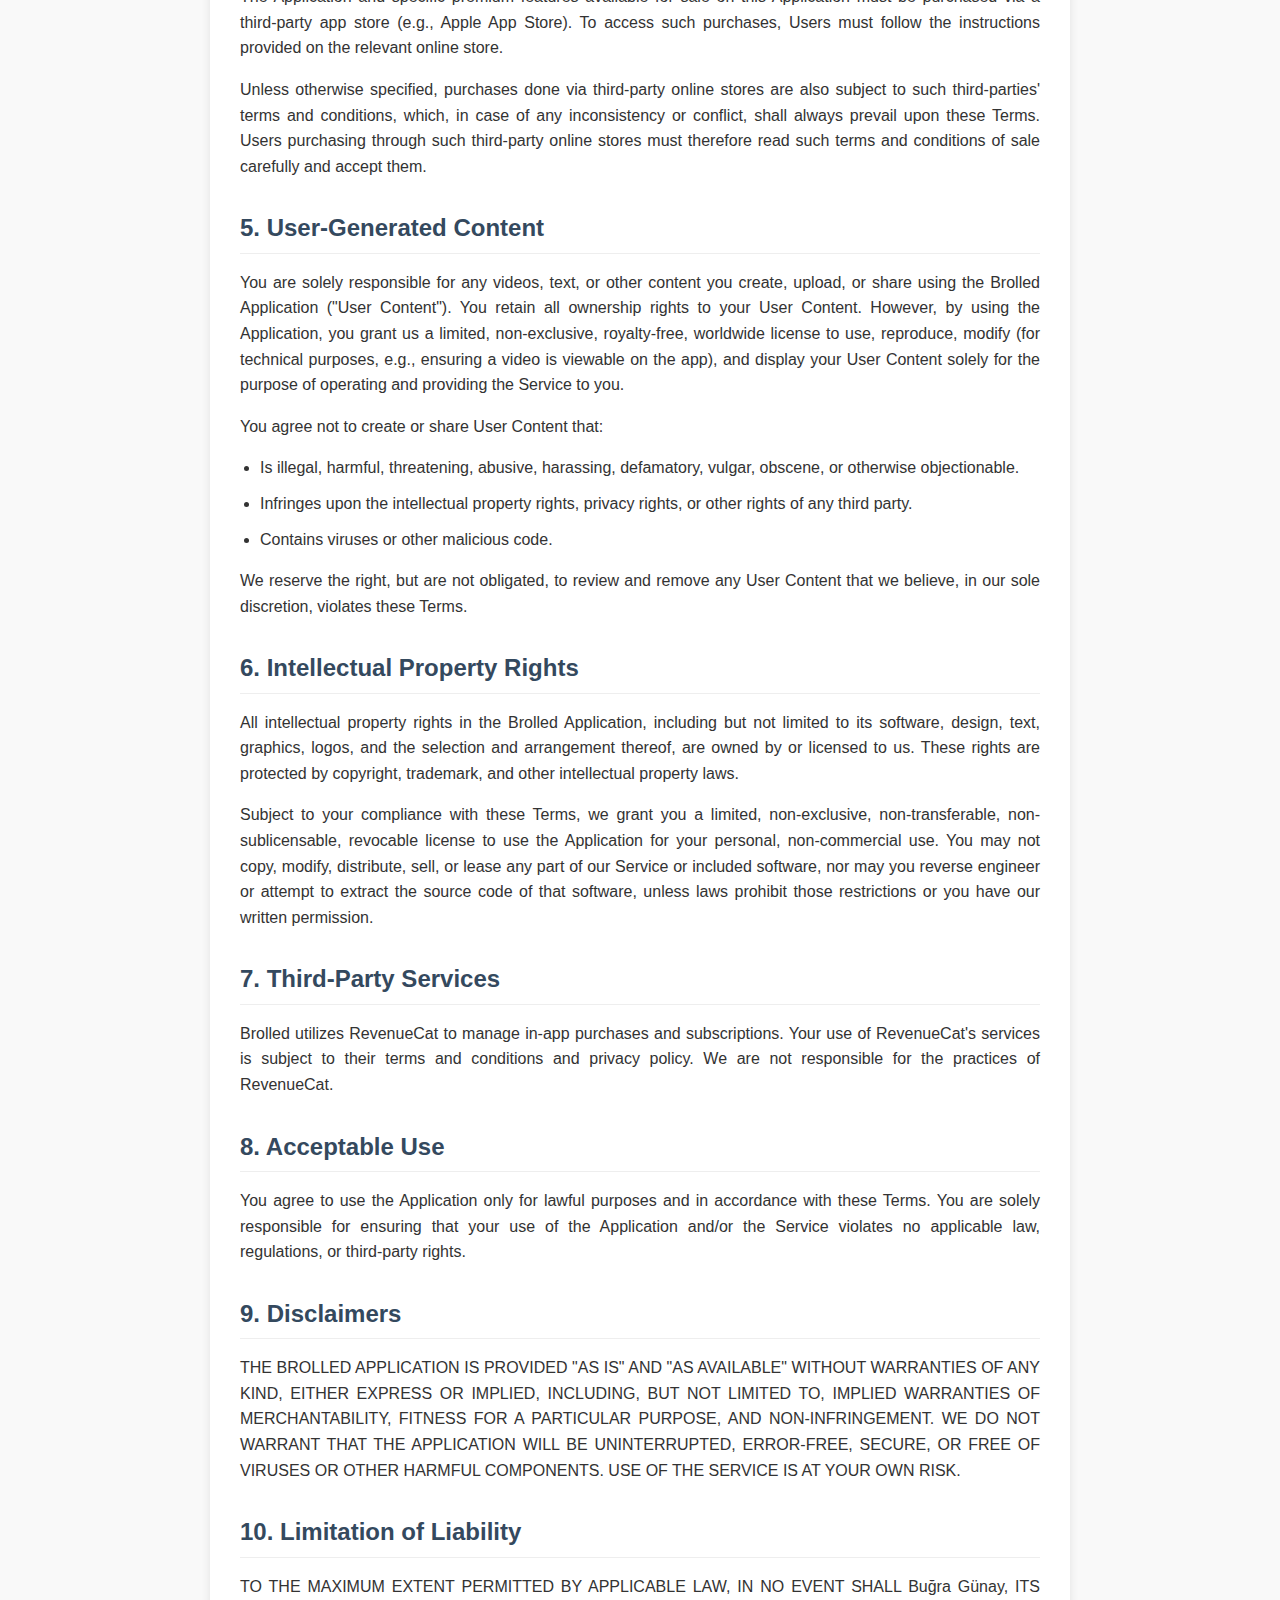
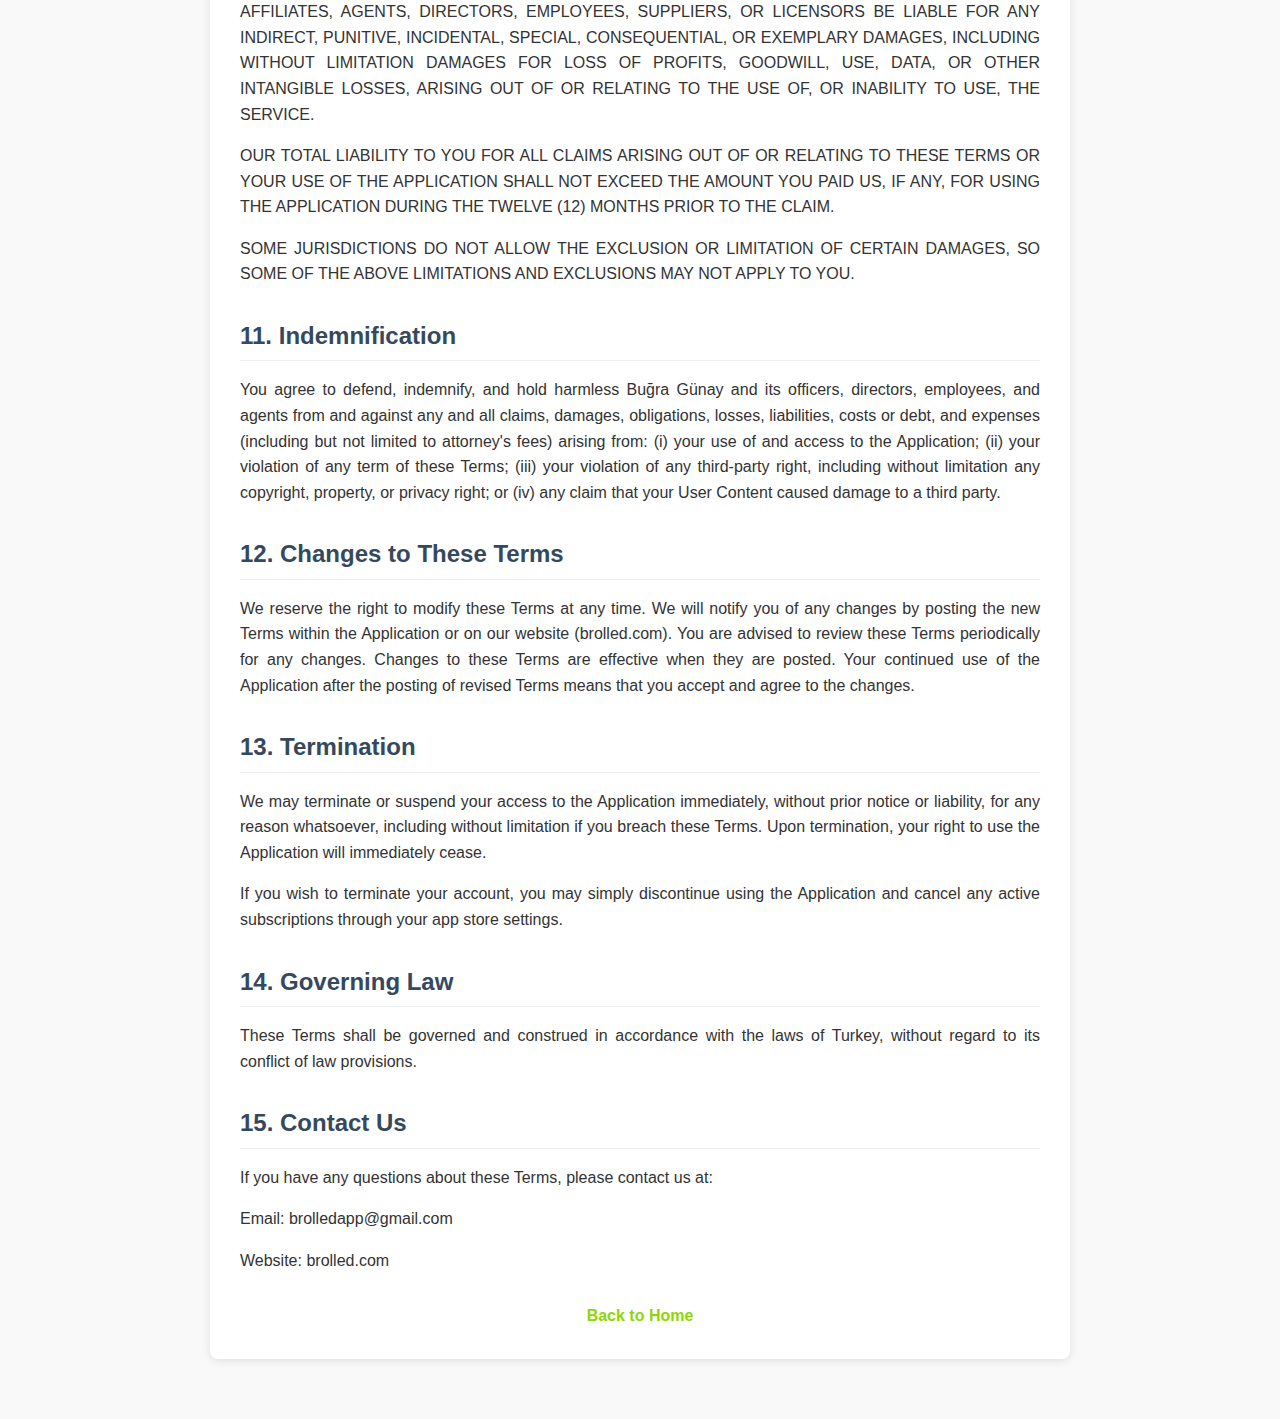
<file: terms.html>
<!DOCTYPE html>
<html lang="en">
<head>
    <meta charset="UTF-8">
    <meta name="viewport" content="width=device-width, initial-scale=1.0">
    <title>Brolled - Terms and Conditions</title>
    <link rel="stylesheet" href="style.css">
    <style>
        body {
            font-family: 'Montserrat', sans-serif;
            line-height: 1.6;
            color: #333;
            background-color: #f9f9f9;
            padding: 20px;
        }
        .container {
            max-width: 800px;
            margin: 40px auto;
            background-color: #fff;
            padding: 30px;
            border-radius: 8px;
            box-shadow: 0 2px 10px rgba(0,0,0,0.1);
        }
        h1 {
            text-align: center;
            color: #2c3e50;
            margin-bottom: 10px;
        }
        h2 {
            color: #34495e;
            margin-top: 30px;
            margin-bottom: 10px;
            border-bottom: 1px solid #eee;
            padding-bottom: 5px;
        }
        p, li {
            margin-bottom: 10px;
            text-align: justify;
        }
        ul {
            padding-left: 20px;
        }
        .last-updated {
            text-align: center;
            color: #7f8c8d;
            margin-bottom: 30px;
            font-size: 0.9em;
        }
        a {
            color: #90d604;
        }
        a:hover {
            text-decoration: underline;
        }
        .back-link {
            display: block;
            text-align: center;
            margin-top: 30px;
            font-weight: bold;
        }
    </style>
</head>
<body>
    <div class="container">
        <h1>Terms and Conditions for Brolled</h1>
        <p class="last-updated">Last Updated: 23.05.2025</p>

        <p>Welcome to Brolled! These Terms and Conditions ("Terms") govern your use of the Brolled mobile application (the "Application" or "Service") provided by Buğra Günay ("Owner", "we", "us", or "our").</p>
        <p>Please read these Terms carefully before using the Application. By downloading, accessing, or using the Application, you agree to be bound by these Terms. If you do not agree to these Terms, do not use the Application.</p>

        <h2>1. Acceptance of Terms</h2>
        <p>By using Brolled, you confirm that you meet the following requirements:</p>
        <ul>
            <li>You are of legal age to form a binding contract, or you have obtained parental or guardian consent to use the Application.</li>
            <li>You are not located in a country that is subject to a U.S. Government embargo, or that has been designated by the U.S. Government as a "terrorist-supporting" country.</li>
            <li>You are not listed on any U.S. Government list of prohibited or restricted parties.</li>
        </ul>

        <h2>2. The Service</h2>
        <p>Brolled is a mobile application designed to users select from existing videos and add chat conversations in their own scenarios, these chat conversations are automatically dubbed by the application and the resulting video is exported. The Service includes features accessible through a freemium model, with additional premium features available via subscription.</p>

        <h2>3. Subscriptions and Free Trials</h2>
        <p><strong>Subscription Plans:</strong> Brolled offers premium features through monthly and annual subscription plans ("Subscription"). Details of the current subscription plans and their pricing are available within the Application.</p>
        <p><strong>Free Trial:</strong> Each subscription plan (both monthly and annual) includes a 7-day free trial period. During the free trial, you will have access to all premium features.</p>
        <p><strong>Payment:</strong> If you choose to subscribe after the free trial, or if you do not cancel your trial before it ends, your payment will be charged to your Apple App Store account (or the respective app store account used for the purchase) at confirmation of purchase.</p>
        <p><strong>Automatic Renewal:</strong> Subscriptions automatically renew for the same duration (monthly or annually) unless auto-renew is turned off at least 24 hours before the end of the current subscription period. Your account will be charged for renewal within 24 hours prior to the end of the current period.</p>
        <p><strong>Managing Subscriptions:</strong> You can manage your Subscriptions and turn off auto-renewal by going to your Apple App Store (or respective app store) account settings after purchase.</p>
        <p><strong>Cancellation:</strong> You may cancel your free trial or subscription at any time through your app store account settings. If you cancel a paid subscription, you will continue to have access to the premium features until the end ofyour current billing period. No refunds will be provided for any unused portion of a subscription term, except as required by applicable law or as explicitly stated in these Terms.</p>
        <p><strong>Changes to Subscription Fees:</strong> We reserve the right to change subscription fees at any time. We will provide you with reasonable prior notice of any such changes.</p>

        <h2>4. Purchases via App Store</h2>
        <p>The Application and specific premium features available for sale on this Application must be purchased via a third-party app store (e.g., Apple App Store). To access such purchases, Users must follow the instructions provided on the relevant online store.</p>
        <p>Unless otherwise specified, purchases done via third-party online stores are also subject to such third-parties' terms and conditions, which, in case of any inconsistency or conflict, shall always prevail upon these Terms. Users purchasing through such third-party online stores must therefore read such terms and conditions of sale carefully and accept them.</p>

        <h2>5. User-Generated Content</h2>
        <p>You are solely responsible for any videos, text, or other content you create, upload, or share using the Brolled Application ("User Content"). You retain all ownership rights to your User Content. However, by using the Application, you grant us a limited, non-exclusive, royalty-free, worldwide license to use, reproduce, modify (for technical purposes, e.g., ensuring a video is viewable on the app), and display your User Content solely for the purpose of operating and providing the Service to you.</p>
        <p>You agree not to create or share User Content that:</p>
        <ul>
            <li>Is illegal, harmful, threatening, abusive, harassing, defamatory, vulgar, obscene, or otherwise objectionable.</li>
            <li>Infringes upon the intellectual property rights, privacy rights, or other rights of any third party.</li>
            <li>Contains viruses or other malicious code.</li>
        </ul>
        <p>We reserve the right, but are not obligated, to review and remove any User Content that we believe, in our sole discretion, violates these Terms.</p>

        <h2>6. Intellectual Property Rights</h2>
        <p>All intellectual property rights in the Brolled Application, including but not limited to its software, design, text, graphics, logos, and the selection and arrangement thereof, are owned by or licensed to us. These rights are protected by copyright, trademark, and other intellectual property laws.</p>
        <p>Subject to your compliance with these Terms, we grant you a limited, non-exclusive, non-transferable, non-sublicensable, revocable license to use the Application for your personal, non-commercial use. You may not copy, modify, distribute, sell, or lease any part of our Service or included software, nor may you reverse engineer or attempt to extract the source code of that software, unless laws prohibit those restrictions or you have our written permission.</p>

        <h2>7. Third-Party Services</h2>
        <p>Brolled utilizes RevenueCat to manage in-app purchases and subscriptions. Your use of RevenueCat's services is subject to their terms and conditions and privacy policy. We are not responsible for the practices of RevenueCat.</p>

        <h2>8. Acceptable Use</h2>
        <p>You agree to use the Application only for lawful purposes and in accordance with these Terms. You are solely responsible for ensuring that your use of the Application and/or the Service violates no applicable law, regulations, or third-party rights.</p>

        <h2>9. Disclaimers</h2>
        <p>THE BROLLED APPLICATION IS PROVIDED "AS IS" AND "AS AVAILABLE" WITHOUT WARRANTIES OF ANY KIND, EITHER EXPRESS OR IMPLIED, INCLUDING, BUT NOT LIMITED TO, IMPLIED WARRANTIES OF MERCHANTABILITY, FITNESS FOR A PARTICULAR PURPOSE, AND NON-INFRINGEMENT. WE DO NOT WARRANT THAT THE APPLICATION WILL BE UNINTERRUPTED, ERROR-FREE, SECURE, OR FREE OF VIRUSES OR OTHER HARMFUL COMPONENTS. USE OF THE SERVICE IS AT YOUR OWN RISK.</p>

        <h2>10. Limitation of Liability</h2>
        <p>TO THE MAXIMUM EXTENT PERMITTED BY APPLICABLE LAW, IN NO EVENT SHALL Buğra Günay, ITS AFFILIATES, AGENTS, DIRECTORS, EMPLOYEES, SUPPLIERS, OR LICENSORS BE LIABLE FOR ANY INDIRECT, PUNITIVE, INCIDENTAL, SPECIAL, CONSEQUENTIAL, OR EXEMPLARY DAMAGES, INCLUDING WITHOUT LIMITATION DAMAGES FOR LOSS OF PROFITS, GOODWILL, USE, DATA, OR OTHER INTANGIBLE LOSSES, ARISING OUT OF OR RELATING TO THE USE OF, OR INABILITY TO USE, THE SERVICE.</p>
        <p>OUR TOTAL LIABILITY TO YOU FOR ALL CLAIMS ARISING OUT OF OR RELATING TO THESE TERMS OR YOUR USE OF THE APPLICATION SHALL NOT EXCEED THE AMOUNT YOU PAID US, IF ANY, FOR USING THE APPLICATION DURING THE TWELVE (12) MONTHS PRIOR TO THE CLAIM.</p>
        <p>SOME JURISDICTIONS DO NOT ALLOW THE EXCLUSION OR LIMITATION OF CERTAIN DAMAGES, SO SOME OF THE ABOVE LIMITATIONS AND EXCLUSIONS MAY NOT APPLY TO YOU.</p>

        <h2>11. Indemnification</h2>
        <p>You agree to defend, indemnify, and hold harmless Buğra Günay and its officers, directors, employees, and agents from and against any and all claims, damages, obligations, losses, liabilities, costs or debt, and expenses (including but not limited to attorney's fees) arising from: (i) your use of and access to the Application; (ii) your violation of any term of these Terms; (iii) your violation of any third-party right, including without limitation any copyright, property, or privacy right; or (iv) any claim that your User Content caused damage to a third party.</p>

        <h2>12. Changes to These Terms</h2>
        <p>We reserve the right to modify these Terms at any time. We will notify you of any changes by posting the new Terms within the Application or on our website (brolled.com). You are advised to review these Terms periodically for any changes. Changes to these Terms are effective when they are posted. Your continued use of the Application after the posting of revised Terms means that you accept and agree to the changes.</p>

        <h2>13. Termination</h2>
        <p>We may terminate or suspend your access to the Application immediately, without prior notice or liability, for any reason whatsoever, including without limitation if you breach these Terms. Upon termination, your right to use the Application will immediately cease.</p>
        <p>If you wish to terminate your account, you may simply discontinue using the Application and cancel any active subscriptions through your app store settings.</p>

        <h2>14. Governing Law</h2>
        <p>These Terms shall be governed and construed in accordance with the laws of Turkey, without regard to its conflict of law provisions.</p>

        <h2>15. Contact Us</h2>
        <p>If you have any questions about these Terms, please contact us at:</p>
        <p>Email: brolledapp@gmail.com</p>
        <p>Website: brolled.com</p>

        <a href="index.html" class="back-link">Back to Home</a>
    </div>
</body>
</html>
</file>
<file: style.css>
/* Genel Stiller */
body {
    font-family: 'Montserrat', sans-serif; /* Font ailesi Montserrat olarak güncellendi */
    margin: 0;
    padding: 0;
    background-color: #ffffff;
    color: #000000;
    line-height: 1.6;
}

.container {
    width: 90%;
    max-width: 1100px;
    margin: auto;
    overflow: hidden; /* İçerik taşmalarını engellemek için */
    padding: 0 20px;
}

h1, h2, h3 {
    color: #000000;
    margin-bottom: 20px;
}

p {
    margin-bottom: 15px;
}

a {
    text-decoration: none;
    color: #90d604;
}

img {
    max-width: 100%;
    height: auto;
}

/* Header ve Navigasyon */
header {
    background-color: #90d604; /* Arka plan yeşil olarak güncellendi */
    color: #000000; /* Ana metin rengi siyah olarak güncellendi (menü linkleri için ayrıca belirtilecek) */
    padding: 1rem 0;
    position: fixed; /* Sayfa kaydırıldığında sabit kalması için */
    width: 100%;
    top: 0;
    z-index: 1000; /* Diğer elementlerin üzerinde kalması için */
    box-shadow: 0 2px 5px rgba(0,0,0,0.1);
}

header nav .container {
    display: flex;
    justify-content: space-between;
    align-items: center;
}

header .logo {
    font-size: 1.8em;
    font-weight: bold;
    color: #000000; /* Logo rengi siyah olarak güncellendi */
    display: flex; /* İkonu dikeyde ortalamak için */
    align-items: center; /* İkonu dikeyde ortalamak için */
}

header .logo img {
    height: 40px; /* Logo yüksekliği, ihtiyaca göre ayarlanabilir */
    margin-right: 10px; /* Logo ile yazı arasında boşluk (eğer yazı da olsaydı) */
}

header nav ul {
    list-style: none;
    padding: 0;
    margin: 0;
    display: flex;
}

header nav ul li {
    margin-left: 25px;
}

header nav ul li a {
    color: #000000; /* Menü linkleri siyah olarak güncellendi */
    font-weight: 500;
    transition: color 0.3s ease;
}

header nav ul li a:hover,
header nav ul li a.active { /* Aktif sayfa linki için stil */
    color: #ffffff; /* Hover ve aktif link rengi beyaz olarak güncellendi */
}

/* Hero Bölümü */
#hero {
    padding: 120px 0 80px 0; /* Header yüksekliğini hesaba katarak padding */
    background: linear-gradient(rgba(0,0,0,0.6), rgba(0,0,0,0.6)), url('hub/fon.png') no-repeat center center/cover;
    color: #ffffff;
    min-height: 80vh;
    display: flex;
    align-items: center;
    justify-content: center;
}

#hero .container {
    display: flex;
    align-items: center;
    justify-content: center;
    gap: 50px;
}

#hero h1 {
    font-size: 3.5em;
    line-height: 1.1; /* Satır yüksekliği azaltıldı */
    margin-bottom: 30px; /* Boşluk artırıldı */
    color: #ffffff;
}

#hero p {
    font-size: 1.3em;
    margin-bottom: 30px;
    max-width: 700px;
    color: #f0f0f0;
}

.hero-text {
    flex: 1;
    text-align: left;
}

.hero-app-logo {
    display: block; 
    margin: 0 auto 20px; 
    width: 200px; 
    height: auto; 
}

.cta-button {
    display: inline-block;
    background-color: #90d604;
    color: #000000;
    padding: 15px 30px;
    font-size: 1.1em;
    font-weight: bold;
    border-radius: 5px;
    transition: background-color 0.3s ease, transform 0.3s ease;
    text-transform: uppercase;
}

.cta-button:hover {
    background-color: #7ab803; /* Hover rengi biraz daha koyu */
    transform: translateY(-3px); /* Hafif yukarı kalkma efekti */
}

.hero-image {
    margin-top: 40px;
    max-width: 350px; /* Örnek boyut, ayarlanabilir */
    border-radius: 10px;
    box-shadow: 0 10px 25px rgba(0,0,0,0.2);
}

.hero-video-container {
    flex-basis: 264px; /* Dış çerçeve dahil toplam genişlik ~280px olacak */
    border-radius: 35px; /* Daha telefon gibi yuvarlak köşeler */
    overflow: hidden;
    box-shadow: 0 10px 30px rgba(0,0,0,0.3);
    background: #1c1c1e; /* iPhone'un koyu gri rengine benzer */
    padding: 8px; /* Çerçeve kalınlığı azaltıldı */
    position: relative; /* "Çentik" için gerekli */
}

/* Çerçeve içindeki çentik (notch) - daha küçültüldü */
.hero-video-container::before {
    content: "";
    position: absolute;
    top: 8px; /* Üst padding ile aynı hizada */
    left: 50%;
    transform: translateX(-50%);
    background-color: #1c1c1e; /* Çerçeve ile aynı renk */
    width: 60px; /* Genişlik azaltıldı */
    height: 6px; /* Yükseklik azaltıldı */
    border-bottom-left-radius: 6px; /* Uyumlu yuvarlaklık */
    border-bottom-right-radius: 6px; /* Uyumlu yuvarlaklık */
    z-index: 1;
}

.hero-video {
    width: 100%;
    height: auto;
    display: block;
    border-radius: 27px; /* İç ekranın köşeleri çerçeveye uyumlu hale getirildi */
}

/* Özellikler Bölümü */
#features {
    padding: 80px 0;
    background-color: #ffffff;
}

#features h2 {
    text-align: center;
    font-size: 2.5em;
    margin-bottom: 60px;
}

.feature-grid {
    display: grid;
    grid-template-columns: repeat(auto-fit, minmax(280px, 1fr)); /* Responsive grid */
    gap: 40px;
    text-align: center;
}

.feature-item {
    background-color: #f9f9f9;
    padding: 30px;
    border-radius: 8px;
    box-shadow: 0 5px 15px rgba(0,0,0,0.07);
    transition: transform 0.3s ease, box-shadow 0.3s ease;
}

.feature-item:hover {
    transform: translateY(-5px);
    box-shadow: 0 8px 20px rgba(0,0,0,0.1);
}

.feature-icon {
    width: 60px; /* İkon boyutları */
    height: 60px;
    margin-bottom: 20px;
    /* İkon SVG'leri için renk vermek isterseniz: */
    /* filter: invert(55%) sepia(99%) saturate(456%) hue-rotate(76deg) brightness(94%) contrast(91%); */ /* #90d604 rengine yakın */
}

.feature-item h3 {
    font-size: 1.5em;
    margin-bottom: 10px;
}

/* Nasıl Çalışır Bölümü */
#how-it-works {
    padding: 80px 0;
    background-color: #f4f4f4;
}

#how-it-works h2 {
    text-align: center;
    font-size: 2.5em;
    margin-bottom: 60px;
}

.steps-grid {
    display: grid;
    grid-template-columns: repeat(auto-fit, minmax(250px, 1fr));
    gap: 30px;
}

.step {
    background-color: #ffffff;
    padding: 30px;
    border-radius: 8px;
    text-align: center;
    box-shadow: 0 5px 15px rgba(0,0,0,0.07);
    position: relative; /* Numara için pozisyonlandırma */
}

.step-number {
    position: absolute;
    top: -20px;
    left: 50%;
    transform: translateX(-50%);
    background-color: #90d604;
    color: #000000;
    width: 40px;
    height: 40px;
    border-radius: 50%;
    display: flex;
    align-items: center;
    justify-content: center;
    font-size: 1.2em;
    font-weight: bold;
    border: 3px solid #ffffff; /* Etrafında beyaz bir çerçeve */
}

.step h3 {
    font-size: 1.4em;
    margin-top: 30px; /* Numaranın altındaki başlık için boşluk */
    margin-bottom: 10px;
}

.step-image {
    margin-top: 20px;
    width: 100%;
    border-radius: 12px;
    box-shadow: 0 4px 10px rgba(0,0,0,0.1);
}

/* İndirme Bölümü */
#download {
    padding: 80px 0;
    background-color: #90d604; /* Arka plan yeşil olarak güncellendi */
    color: #000000; /* Ana metin rengi siyah olarak güncellendi */
    text-align: center;
}

#download h2 {
    font-size: 2.5em;
    margin-bottom: 20px;
    color: #000000; /* Başlık rengi siyah olarak güncellendi */
}

#download p {
    font-size: 1.2em;
    margin-bottom: 40px;
    max-width: 600px;
    margin-left: auto;
    margin-right: auto;
}

.store-buttons {
    display: flex;
    justify-content: center;
    gap: 20px;
    flex-wrap: wrap; /* Küçük ekranlarda alt alta gelmesi için */
}

.store-button {
    background-color: transparent; /* Arka planı transparan yapıyoruz çünkü görselin kendisi buton olacak */
    padding: 0; /* Padding'i kaldırıyoruz, görselin boyutları belirleyici olacak */
    border-radius: 8px; /* Kenar yuvarlaklığı kalabilir veya kaldırılabilir */
    display: inline-block; /* Görselin blok element gibi davranmaması için */
    transition: transform 0.3s ease; /* Hafif hover efekti için */
    /* min-width ve gap özellikleri artık doğrudan imgeye uygulanmayacakları için kaldırıldı veya ayarlanmalı */
}

.store-button:hover {
    background-color: transparent; /* Hoverda arka plan değişimi olmasın */
    transform: scale(1.05); /* Hafif büyütme efekti */
}

.store-button img {
    width: auto; /* Görselin orijinal en/boy oranını koruması için */
    height: 60px; /* Örnek bir yükseklik, görselinize göre ayarlayın */
    display: block; /* Üst ve alt boşlukları kaldırmak için */
}

/* Stay Tuned Section */
#stay-tuned {
    padding: 60px 0;
    background-color: #f4f4f4;
    text-align: center;
}

.stay-tuned-logo {
    height: 50px; /* Logo yüksekliği */
    margin-bottom: 25px; /* Logo ve başlık arası boşluk */
}

#stay-tuned h2 {
    font-size: 2.2em;
    margin-bottom: 20px;
}

#stay-tuned p {
    font-size: 1.1em;
    max-width: 700px;
    margin-left: auto;
    margin-right: auto;
    line-height: 1.7;
    color: #333;
}

.stay-tuned-social {
    margin-top: 30px;
}

.stay-tuned-social p {
    margin-bottom: 15px;
    font-weight: 500;
}

.stay-tuned-social .social-icon img {
    height: 35px;
    margin: 0 10px;
    transition: transform 0.2s ease;
}

.stay-tuned-social .social-icon:hover img {
    transform: scale(1.1);
}

/* Footer */
footer {
    background-color: #90d604; /* Arka plan yeşil olarak güncellendi */
    color: #000000; /* Metin rengi siyah olarak güncellendi */
    text-align: center;
    padding: 30px 0;
}

footer p {
    margin: 0;
    font-size: 0.9em;
}

/* Responsive Tasarım Ayarları */
@media (max-width: 768px) {
    .container {
        width: 95%; /* Daha fazla ekran alanı kullanımı */
        padding: 0 15px; /* Yan boşlukları azalt */
    }

    header nav .container {
        flex-direction: column;
        align-items: center; /* Logoyu ve menüyü ortala */
    }

    header .logo {
        margin-bottom: 20px; /* Logo ve menü arasına boşluk */
    }

    header .logo img {
        height: 35px; /* Mobil için logo boyutu */
    }

    header nav ul {
        flex-direction: column;
        align-items: center;
        width: 100%;
        text-align: center; /* Menü elemanlarını ortala */
    }

    header nav ul li {
        margin-left: 0;
        margin-bottom: 12px; /* Menü elemanları arasına dikey boşluk */
        width: 100%; /* Genişliği tam yap */
    }

    header nav ul li a {
        display: block; /* Tıklama alanını genişlet */
        padding: 8px 0; /* Dikey padding ekle */
    }

    header nav ul li a.social-icon {
        padding: 5px 0; /* Sosyal ikonlar için padding */
    }

    header nav ul li a.social-icon img {
        height: 22px; /* Mobil için sosyal ikon boyutu */
    }

    #hero {
        padding: 140px 0 60px 0; /* Header yüksekliğini ve mobil görünümü hesaba katarak padding */
        min-height: auto; /* Min yüksekliği kaldır */
    }

    #hero h1 {
        font-size: 2.2em; /* Mobil için ana başlık boyutu */
    }

    #hero p {
        font-size: 1em; /* Mobil için paragraf boyutu */
    }

    .cta-button {
        font-size: 1em;
        padding: 12px 25px;
    }

    #features, #how-it-works, #download {
        padding: 60px 0;
    }

    #features h2, #how-it-works h2, #download h2 {
        font-size: 2em;
        margin-bottom: 40px;
    }

    .feature-item, .step {
        padding: 25px;
    }

    .feature-item h3, .step h3 {
        font-size: 1.3em;
    }

    .step-number {
        width: 35px;
        height: 35px;
        font-size: 1.1em;
        top: -18px;
    }

    .store-buttons {
        flex-direction: column;
        align-items: center;
        justify-content: center;
    }

    .store-button {
        width: auto;
        max-width: none;
        margin-bottom: 15px;
        margin-left: auto;
        margin-right: auto;
        display: flex;
        justify-content: center;
    }

    .store-button img {
        height: 50px; /* Mobil için mağaza butonu görsel boyutu */
    }

    footer {
        padding: 25px 0;
    }

    footer p,
    footer p a {
        font-size: 0.85em; /* Footer yazı boyutu */
    }

    .feature-grid, .steps-grid {
        grid-template-columns: 1fr; /* Tek sütunlu görünüm */
        gap: 25px; /* Mobil için boşluk */
    }
}

@media (max-width: 480px) {
    #hero {
        padding-top: 100px; /* Üst boşluk azaltıldı */
    }

    #hero h1 {
        font-size: 1.8em; /* Daha küçük ekranlar için ana başlık */
    }

    #hero p {
        font-size: 1em; /* Paragraf boyutu okunabilirlik için sabitlendi */
    }

    .cta-button {
        padding: 10px 20px;
        font-size: 1.2em;
    }

    #features h2, #how-it-works h2, #download h2 {
        font-size: 1.7em; /* Bölüm başlıkları */
        margin-bottom: 30px;
    }

    .feature-item, .step {
        padding: 20px;
    }

    .feature-item h3, .step h3 {
        font-size: 1.2em;
    }

    #download p {
        font-size: 1em;
    }

    .store-button img {
        height: 45px; /* Mağaza ikonları için daha küçük boyut */
    }

    /* Header'daki navigasyon linkleri için daha belirgin dikey boşluklar */
    header nav ul li {
        margin-bottom: 10px;
    }
    header nav ul li a {
        padding: 10px 0;
    }

    /* Footer linkleri arası boşluk ve genel footer düzenlemesi */
    footer .container p a {
        margin-right: 10px; /* Terms ve Privacy arası boşluk */
    }
    footer .container p a:last-child {
        margin-right: 0;
    }

    .step-number {
        width: 30px;
        height: 30px;
        font-size: 1em;
        top: -15px;
    }
}

/*
Notlar:
- Font: Google Fonts gibi bir servisten daha modern bir font (örn: Poppins, Montserrat, Lato) eklenerek görünüm iyileştirilebilir.
  Bunun için <head> içine font linki ve CSS'te body font-family güncellenmelidir.
- İkonlar: Özellikler ve İndirme butonları için SVG ikonları `icons` adında bir klasörde olmalıdır.
  Örnek isimler: video-selection.svg, chat-bubble.svg, voice-assistant.svg, export-share.svg, appstore.svg, googleplay.svg
- Hero Arka Planı: `placeholder-hero-bg.jpg` yerine uygun, yüksek çözünürlüklü bir görsel kullanılmalıdır.
  Görsel yoksa şimdilik sadece renk gradyanı kullanılabilir.
- Renkler: Ana renk #90d604 (açık yeşil), #000000 (siyah) ve #ffffff (beyaz) kullanılmıştır. Diğer renkler bu ana renklerle uyumlu seçilmiştir.
*/

/* Header sosyal medya ikonları */
header nav ul li a.social-icon img {
    height: 24px; /* İkon yüksekliği, isteğe bağlı olarak değiştirilebilir */
    width: auto;
    vertical-align: middle;
}

header nav ul li a.social-icon {
    padding: 0 0px; /* İkonlar arası boşluk daha da azaltıldı */
}

/* Footer sosyal medya ikonları */
.social-icons-footer {
    text-align: center;
    margin-bottom: 15px; /* İkonlar ve telif hakkı yazısı arası boşluk */
}

.social-icons-footer a.social-icon img {
    height: 30px; /* İkon yüksekliği, isteğe bağlı olarak değiştirilebilir */
    width: auto;
    margin: 0 10px; /* İkonlar arası boşluk */
}

/* Hamburger Menü Stili */
.hamburger {
    display: none;
    flex-direction: column;
    cursor: pointer;
    width: 32px;
    height: 32px;
    justify-content: center;
    align-items: center;
    z-index: 1100;
}
.hamburger span {
    height: 4px;
    width: 100%;
    background: #000;
    margin: 4px 0;
    border-radius: 2px;
    display: block;
    transition: 0.3s;
}
@media (max-width: 900px) {
    .hero-video-container {
        display: none; /* Mobil cihazlarda videoyu gizle */
    }

    .hamburger {
        display: flex;
    }

    #hero .container {
        flex-direction: column;
        text-align: center;
    }

    .hero-text {
        text-align: center;
    }

    header nav ul {
        display: none;
        flex-direction: column;
        position: fixed;
        top: 60px;
        right: 0;
        width: 220px;
        height: 100vh;
        background: #90d604;
        align-items: flex-start;
        justify-content: flex-start;
        padding: 40px 20px 20px 20px;
        gap: 0;
        transform: translateX(100%);
        transition: transform 0.3s ease;
        box-shadow: -2px 0 10px rgba(0,0,0,0.08);
        z-index: 1050;
    }
    header nav ul.open {
        display: flex;
        transform: translateX(0);
    }
    header nav ul li {
        margin: 0 0 18px 0;
        width: 100%;
    }
    header nav ul li a {
        padding: 12px 0;
        font-size: 1.1em;
    }
    header nav .container {
        flex-direction: row;
        align-items: center;
        justify-content: space-between;
    }
}
@media (max-width: 480px) {
    .hamburger {
        width: 28px;
        height: 28px;
    }
    header nav ul {
        width: 170px;
        top: 50px;
        padding: 30px 10px 10px 10px;
    }
}
</file>
